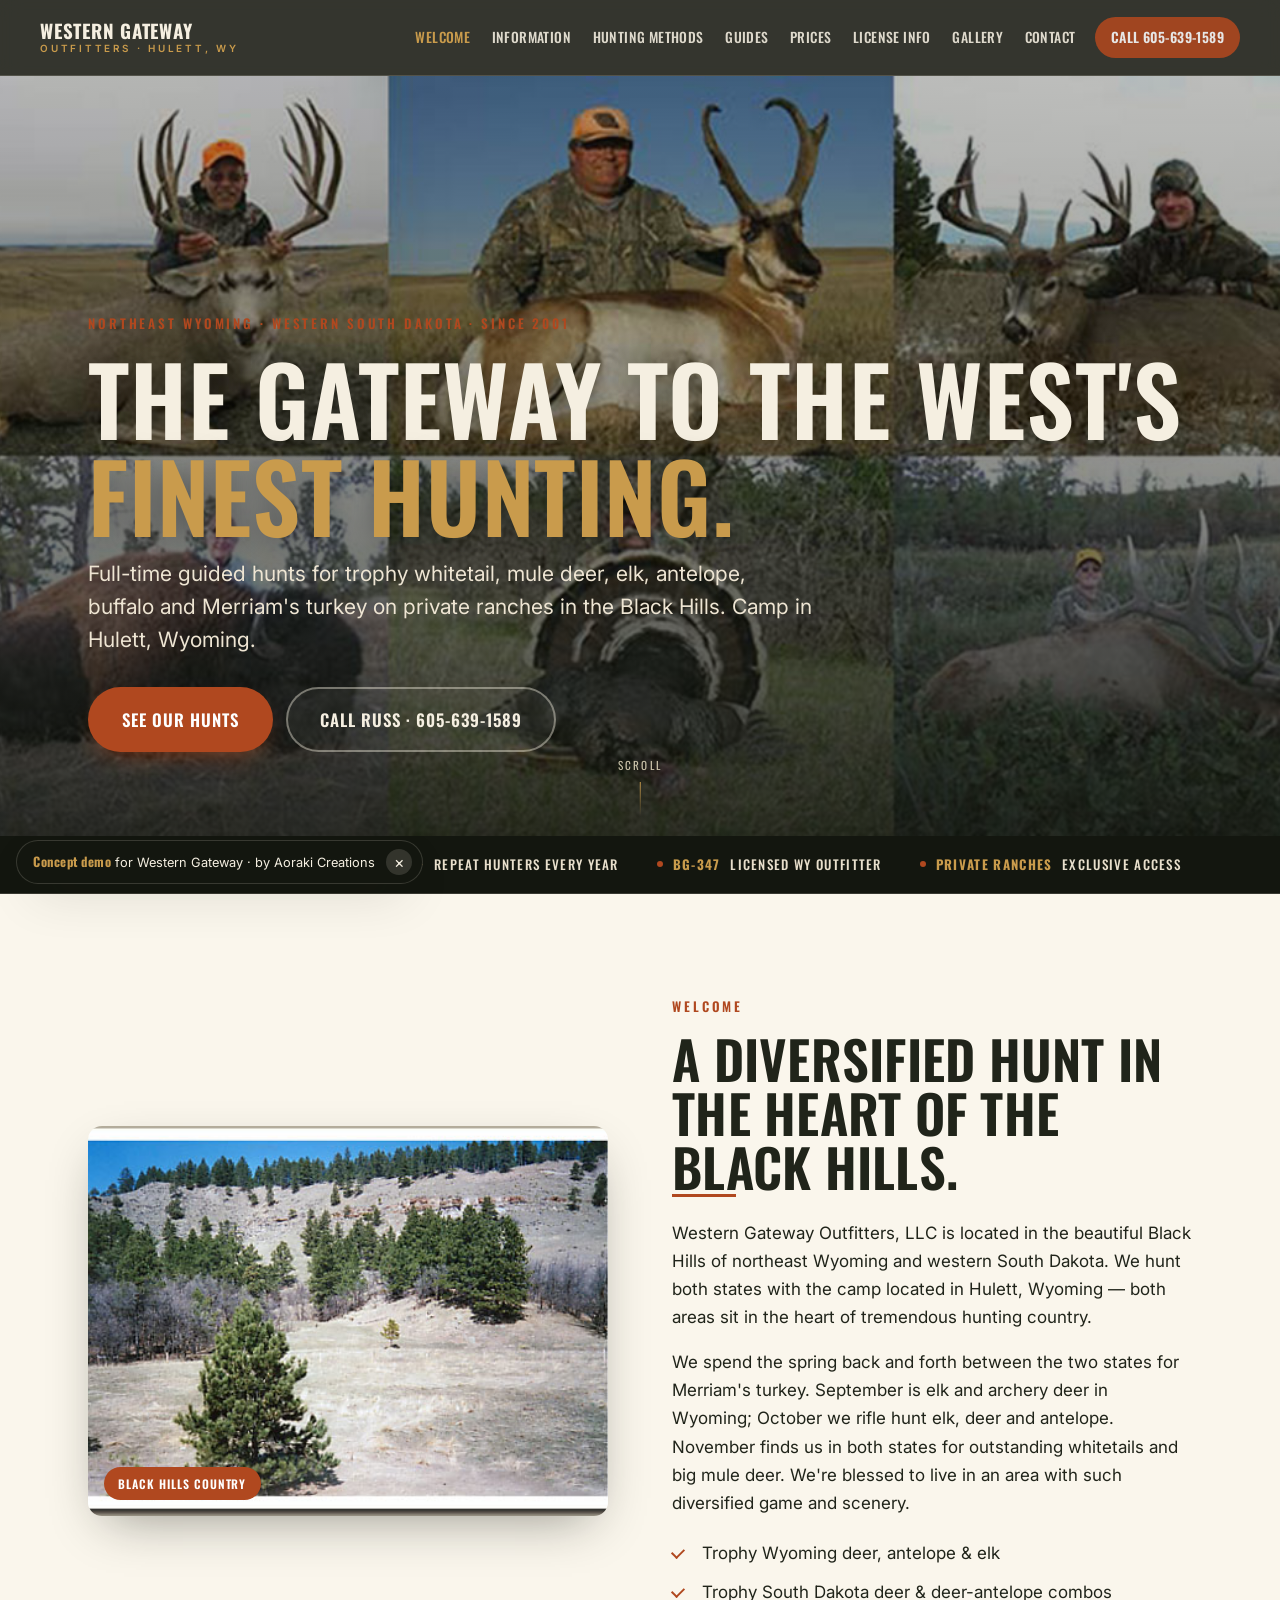
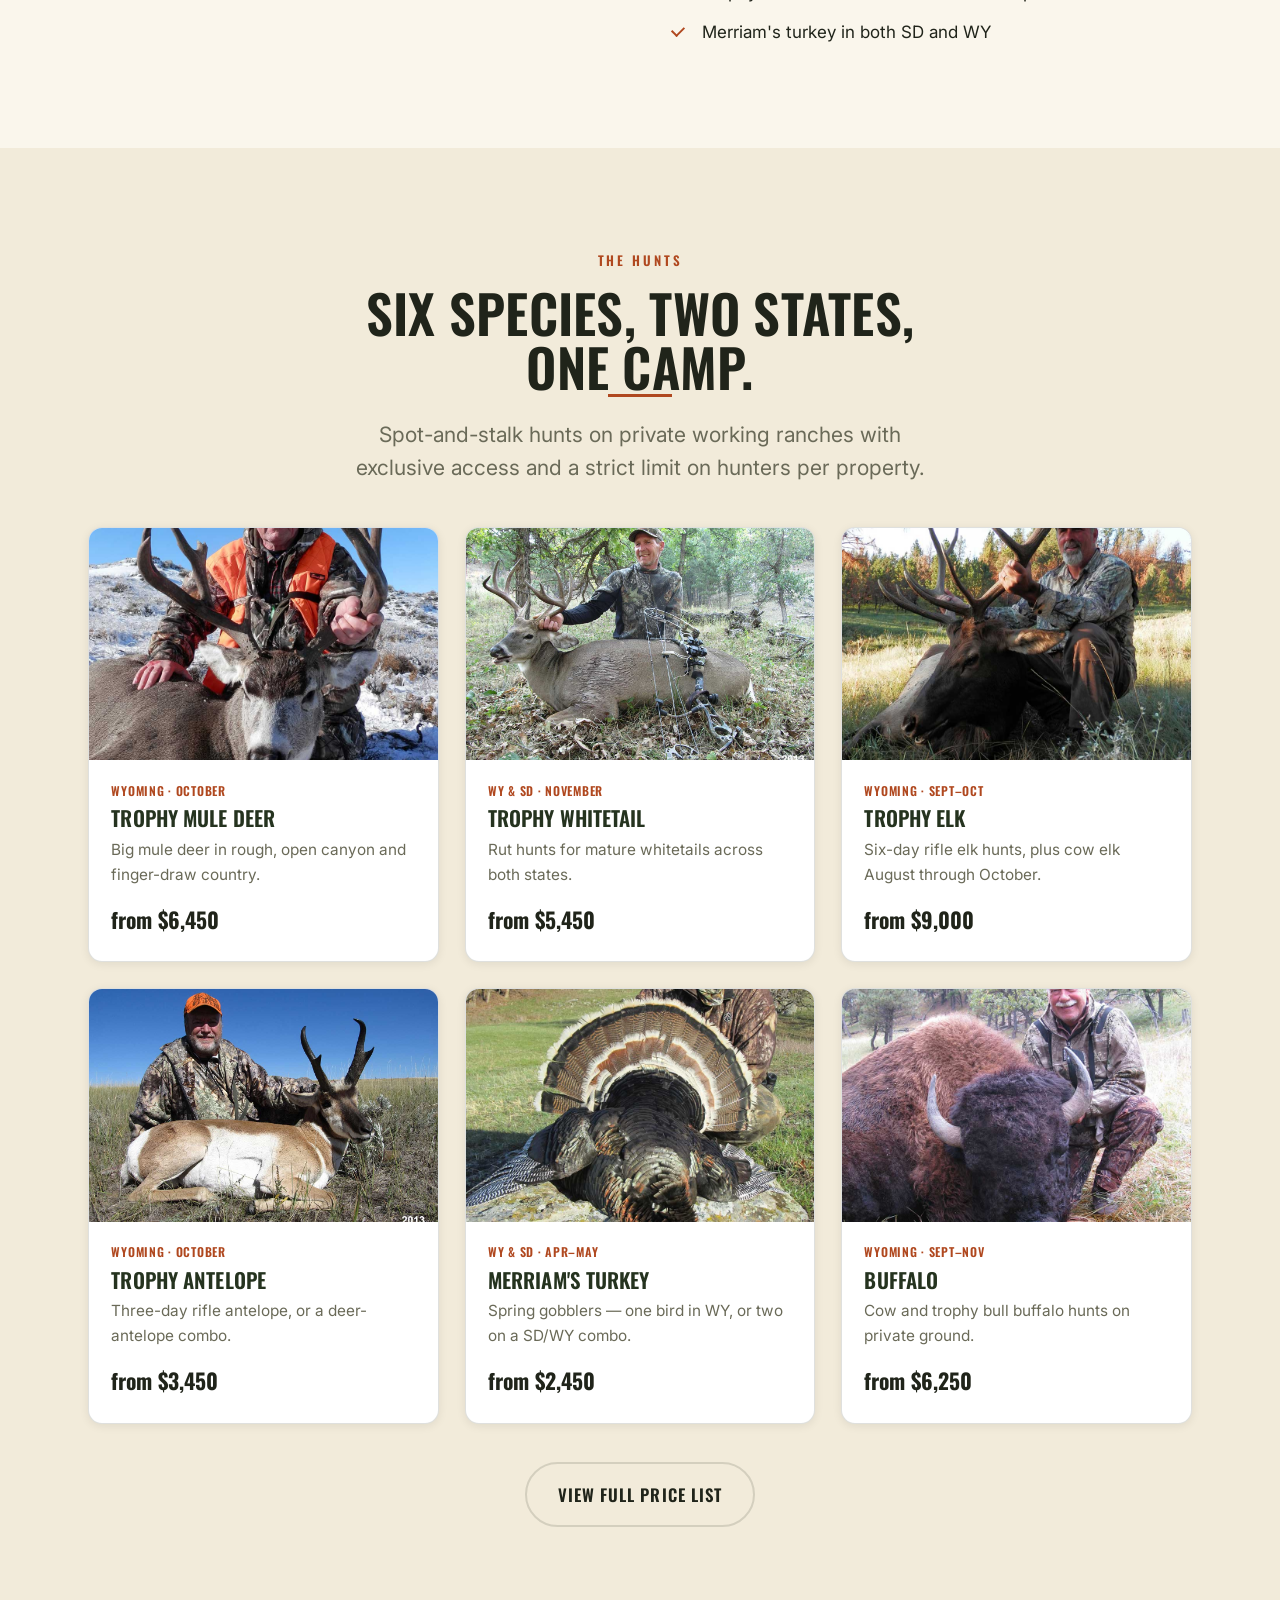
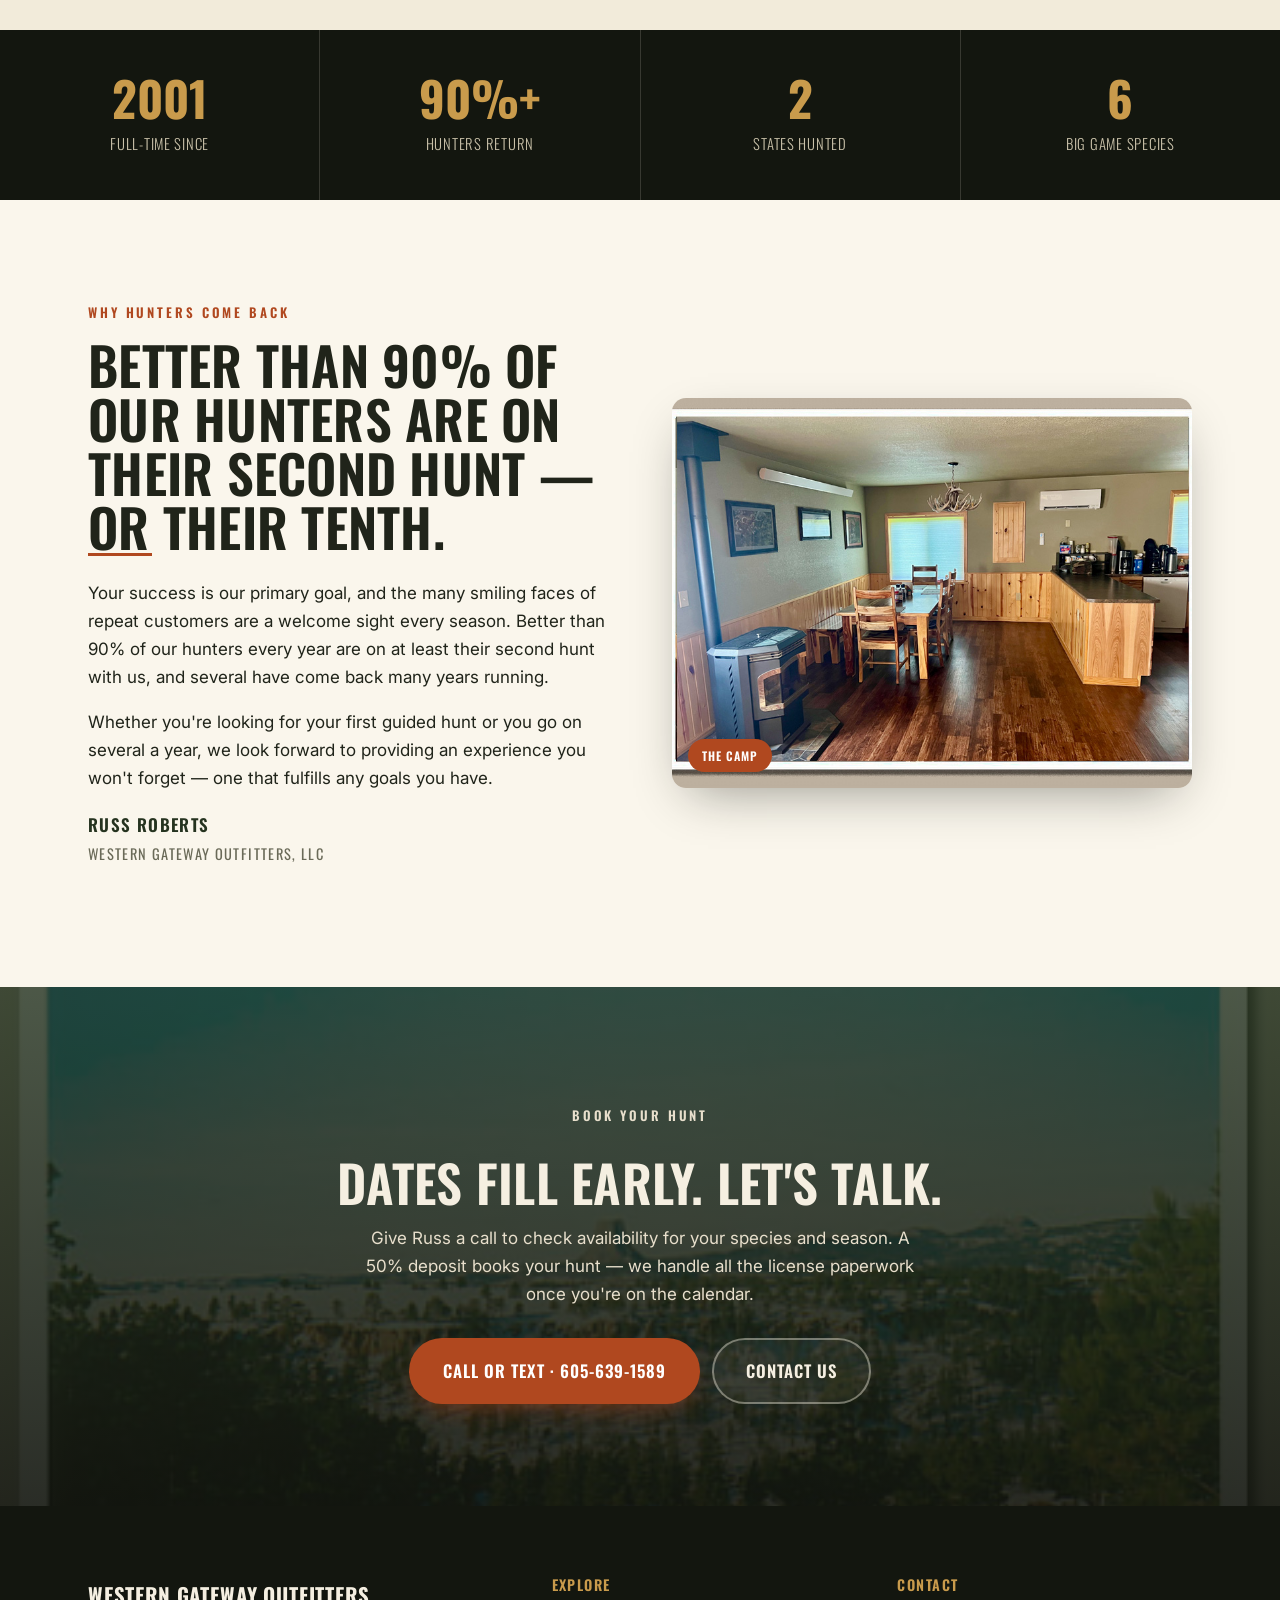
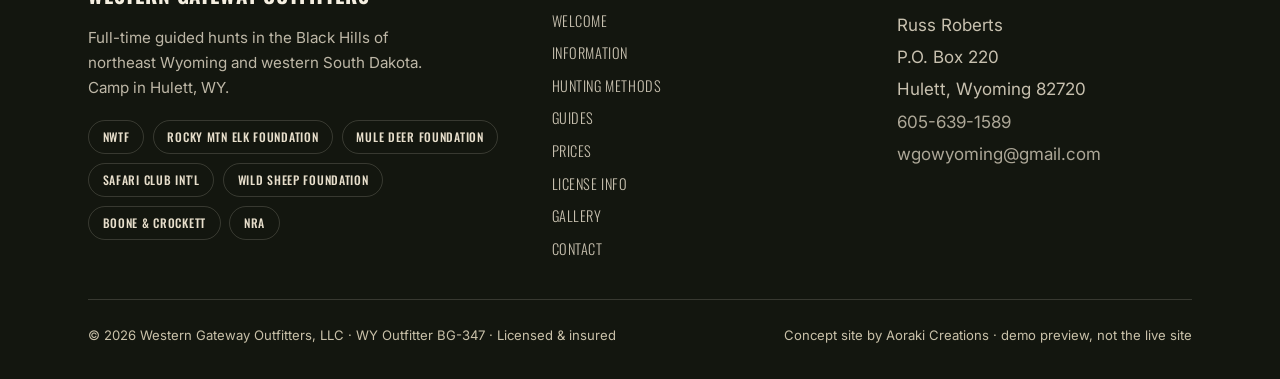
<file: index.html>
<!DOCTYPE html>
<html lang="en">
<head>
<meta charset="utf-8">
<meta name="viewport" content="width=device-width, initial-scale=1">
<meta name="robots" content="noindex, nofollow">
<title>Western Gateway Outfitters | Wyoming &amp; South Dakota Big Game Hunts, Hulett WY</title>
<meta name="description" content="Western Gateway Outfitters, LLC guides trophy whitetail, mule deer, elk, antelope, buffalo and Merriam's turkey hunts on private ranches in the Black Hills of northeast Wyoming and western South Dakota. Full-time outfitter since 2001, camp in Hulett, WY.">
<script>document.documentElement.className+=" js";</script>
<link rel="preconnect" href="https://fonts.googleapis.com">
<link rel="preconnect" href="https://fonts.gstatic.com" crossorigin>
<link href="https://fonts.googleapis.com/css2?family=Oswald:wght@300;400;500;600;700&family=Inter:wght@400;500;600;700&display=swap" rel="stylesheet">
<link rel="stylesheet" href="styles.css">
<link rel="icon" href="data:image/svg+xml,%3Csvg xmlns='http://www.w3.org/2000/svg' viewBox='0 0 32 32'%3E%3Crect width='32' height='32' rx='6' fill='%2325331f'/%3E%3Ctext x='16' y='22' font-family='Arial Narrow,sans-serif' font-size='13' font-weight='700' fill='%23c99b4c' text-anchor='middle'%3EWG%3C/text%3E%3C/svg%3E">
</head>
<body>

<!-- ============ HEADER ============ -->
<header class="site-header">
  <a class="brand" href="index.html">
    <span class="brand__name">Western Gateway</span>
    <span class="brand__sub">Outfitters &middot; Hulett, WY</span>
  </a>
  <button class="nav-toggle" aria-label="Open menu" aria-expanded="false" aria-controls="primary-nav"><span></span><span></span><span></span></button>
  <nav id="primary-nav" class="nav" aria-label="Primary">
    <a href="index.html" aria-current="page">Welcome</a>
    <a href="information.html">Information</a>
    <a href="hunting-methods.html">Hunting Methods</a>
    <a href="guides.html">Guides</a>
    <a href="prices.html">Prices</a>
    <a href="licenses.html">License Info</a>
    <a href="gallery.html">Gallery</a>
    <a href="contact.html">Contact</a>
    <a href="tel:+16056391589" class="nav-call">Call 605-639-1589</a>
  </nav>
</header>
<div class="nav-backdrop"></div>

<!-- ============ HERO ============ -->
<section class="hero">
  <div class="hero__media">
    <img src="assets/hero.jpg" alt="Hunters and a trophy animal in the Black Hills country of Wyoming, Western Gateway Outfitters">
  </div>
  <div class="hero__inner wrap">
    <p class="eyebrow">Northeast Wyoming &middot; Western South Dakota &middot; Since 2001</p>
    <h1>The gateway to the West's<br><span class="accent">finest hunting.</span></h1>
    <p class="lead">Full-time guided hunts for trophy whitetail, mule deer, elk, antelope, buffalo and Merriam's turkey on private ranches in the Black Hills. Camp in Hulett, Wyoming.</p>
    <div class="hero__cta">
      <a class="btn btn--primary btn--lg" href="prices.html">See Our Hunts</a>
      <a class="btn btn--on-dark btn--lg" href="tel:+16056391589">Call Russ &middot; 605-639-1589</a>
    </div>
  </div>
  <a class="hero__scroll" href="#welcome" aria-label="Scroll down"><span>Scroll</span><span class="line"></span></a>
</section>

<!-- ============ TRUST BAR ============ -->
<div class="trust-bar">
  <div class="wrap">
    <span><b>Since 2001</b> Full-time outfitter</span>
    <span><b>90%+</b> Repeat hunters every year</span>
    <span><b>BG-347</b> Licensed WY outfitter</span>
    <span><b>Private ranches</b> Exclusive access</span>
  </div>
</div>

<!-- ============ WELCOME ============ -->
<section id="welcome" class="section bg-paper">
  <div class="wrap split">
    <div class="split__media reveal">
      <img src="assets/terrain/terrain-1.jpg" alt="Black Hills hunting country of northeast Wyoming">
      <span class="tag">Black Hills country</span>
    </div>
    <div class="split__body reveal" data-d="1">
      <p class="eyebrow">Welcome</p>
      <h2 class="h-lg">A diversified hunt in the heart of the Black Hills.</h2>
      <hr class="rule">
      <div class="stack">
        <p>Western Gateway Outfitters, LLC is located in the beautiful Black Hills of northeast Wyoming and western South Dakota. We hunt both states with the camp located in Hulett, Wyoming — both areas sit in the heart of tremendous hunting country.</p>
        <p>We spend the spring back and forth between the two states for Merriam's turkey. September is elk and archery deer in Wyoming; October we rifle hunt elk, deer and antelope. November finds us in both states for outstanding whitetails and big mule deer. We're blessed to live in an area with such diversified game and scenery.</p>
      </div>
      <ul class="ticks">
        <li>Trophy Wyoming deer, antelope &amp; elk</li>
        <li>Trophy South Dakota deer &amp; deer-antelope combos</li>
        <li>Merriam's turkey in both SD and WY</li>
      </ul>
    </div>
  </div>
</section>

<!-- ============ HUNTS ============ -->
<section class="section bg-cream">
  <div class="wrap">
    <div class="center" style="max-width:56ch;margin-inline:auto;margin-bottom:2.6rem">
      <p class="eyebrow">The Hunts</p>
      <h2 class="h-lg">Six species, two states, one camp.</h2>
      <hr class="rule" style="margin-inline:auto">
      <p class="lead">Spot-and-stalk hunts on private working ranches with exclusive access and a strict limit on hunters per property.</p>
    </div>
    <div class="grid grid--3">
      <a class="card reveal" href="prices.html">
        <div class="card__media"><img src="assets/gallery/muledeer/1.jpg" alt="Trophy mule deer" loading="lazy"></div>
        <div class="card__body"><div class="card__meta">Wyoming &middot; October</div><h3>Trophy Mule Deer</h3><p>Big mule deer in rough, open canyon and finger-draw country.</p><div class="card__price">from $6,450</div></div>
      </a>
      <a class="card reveal" data-d="1" href="prices.html">
        <div class="card__media"><img src="assets/gallery/whitetail/1.jpg" alt="Trophy whitetail deer" loading="lazy"></div>
        <div class="card__body"><div class="card__meta">WY &amp; SD &middot; November</div><h3>Trophy Whitetail</h3><p>Rut hunts for mature whitetails across both states.</p><div class="card__price">from $5,450</div></div>
      </a>
      <a class="card reveal" data-d="2" href="prices.html">
        <div class="card__media"><img src="assets/gallery/elk/1.jpg" alt="Trophy elk" loading="lazy"></div>
        <div class="card__body"><div class="card__meta">Wyoming &middot; Sept–Oct</div><h3>Trophy Elk</h3><p>Six-day rifle elk hunts, plus cow elk August through October.</p><div class="card__price">from $9,000</div></div>
      </a>
      <a class="card reveal" href="prices.html">
        <div class="card__media"><img src="assets/gallery/antelope/1.jpg" alt="Trophy antelope" loading="lazy"></div>
        <div class="card__body"><div class="card__meta">Wyoming &middot; October</div><h3>Trophy Antelope</h3><p>Three-day rifle antelope, or a deer-antelope combo.</p><div class="card__price">from $3,450</div></div>
      </a>
      <a class="card reveal" data-d="1" href="prices.html">
        <div class="card__media"><img src="assets/gallery/turkey/1.jpg" alt="Merriam's turkey" loading="lazy"></div>
        <div class="card__body"><div class="card__meta">WY &amp; SD &middot; Apr–May</div><h3>Merriam's Turkey</h3><p>Spring gobblers — one bird in WY, or two on a SD/WY combo.</p><div class="card__price">from $2,450</div></div>
      </a>
      <a class="card reveal" data-d="2" href="prices.html">
        <div class="card__media"><img src="assets/gallery/buffalo/1.jpg" alt="Buffalo hunt" loading="lazy"></div>
        <div class="card__body"><div class="card__meta">Wyoming &middot; Sept–Nov</div><h3>Buffalo</h3><p>Cow and trophy bull buffalo hunts on private ground.</p><div class="card__price">from $6,250</div></div>
      </a>
    </div>
    <div class="center" style="margin-top:2.4rem"><a class="btn btn--ghost btn--lg" href="prices.html">View Full Price List</a></div>
  </div>
</section>

<!-- ============ STAT BAND ============ -->
<section class="bg-ink">
  <div class="stats">
    <div class="stat reveal"><div class="stat__num">2001</div><div class="stat__label">Full-time since</div></div>
    <div class="stat reveal" data-d="1"><div class="stat__num">90%+</div><div class="stat__label">Hunters return</div></div>
    <div class="stat reveal" data-d="2"><div class="stat__num">2</div><div class="stat__label">States hunted</div></div>
    <div class="stat reveal" data-d="3"><div class="stat__num">6</div><div class="stat__label">Big game species</div></div>
  </div>
</section>

<!-- ============ REPEAT-HUNTER STORY ============ -->
<section class="section bg-paper">
  <div class="wrap split split--reverse">
    <div class="split__media reveal">
      <img src="assets/camp/lodge-1.jpg" alt="Western Gateway Outfitters camp near Hulett, Wyoming">
      <span class="tag">The camp</span>
    </div>
    <div class="split__body reveal" data-d="1">
      <p class="eyebrow">Why hunters come back</p>
      <h2 class="h-lg">Better than 90% of our hunters are on their second hunt — or their tenth.</h2>
      <hr class="rule">
      <div class="stack">
        <p>Your success is our primary goal, and the many smiling faces of repeat customers are a welcome sight every season. Better than 90% of our hunters every year are on at least their second hunt with us, and several have come back many years running.</p>
        <p>Whether you're looking for your first guided hunt or you go on several a year, we look forward to providing an experience you won't forget — one that fulfills any goals you have.</p>
        <p style="font-family:var(--display);text-transform:uppercase;letter-spacing:.08em;color:var(--pine);font-weight:600;margin-top:1.2rem">Russ Roberts<br><span style="font-weight:400;font-size:.9rem;color:var(--muted)">Western Gateway Outfitters, LLC</span></p>
      </div>
    </div>
  </div>
</section>

<!-- ============ CTA BAND ============ -->
<section class="cta-band section">
  <div class="cta-band__media"><img src="assets/terrain/terrain-2.jpg" alt=""></div>
  <div class="wrap">
    <p class="eyebrow">Book your hunt</p>
    <h2>Dates fill early. Let's talk.</h2>
    <p>Give Russ a call to check availability for your species and season. A 50% deposit books your hunt — we handle all the license paperwork once you're on the calendar.</p>
    <div class="hero__cta">
      <a class="btn btn--primary btn--lg" href="tel:+16056391589">Call or Text &middot; 605-639-1589</a>
      <a class="btn btn--on-dark btn--lg" href="contact.html">Contact Us</a>
    </div>
  </div>
</section>

<!-- ============ FOOTER ============ -->
<footer class="site-footer">
  <div class="wrap">
    <div class="footer-grid">
      <div class="footer-brand">
        <div class="footer-brand__name">Western Gateway Outfitters</div>
        <p>Full-time guided hunts in the Black Hills of northeast Wyoming and western South Dakota. Camp in Hulett, WY.</p>
        <div class="chips">
          <span class="chip">NWTF</span><span class="chip">Rocky Mtn Elk Foundation</span><span class="chip">Mule Deer Foundation</span><span class="chip">Safari Club Int'l</span><span class="chip">Wild Sheep Foundation</span><span class="chip">Boone &amp; Crockett</span><span class="chip">NRA</span>
        </div>
      </div>
      <div>
        <h4>Explore</h4>
        <ul class="footer-nav">
          <li><a href="index.html">Welcome</a></li>
          <li><a href="information.html">Information</a></li>
          <li><a href="hunting-methods.html">Hunting Methods</a></li>
          <li><a href="guides.html">Guides</a></li>
          <li><a href="prices.html">Prices</a></li>
          <li><a href="licenses.html">License Info</a></li>
          <li><a href="gallery.html">Gallery</a></li>
          <li><a href="contact.html">Contact</a></li>
        </ul>
      </div>
      <div>
        <h4>Contact</h4>
        <p style="opacity:.85;line-height:1.9">Russ Roberts<br>P.O. Box 220<br>Hulett, Wyoming 82720<br><a href="tel:+16056391589">605-639-1589</a><br><a href="mailto:wgowyoming@gmail.com">wgowyoming@gmail.com</a></p>
      </div>
    </div>
    <div class="footer-bottom">
      <span>&copy; <span id="year"></span> Western Gateway Outfitters, LLC &middot; WY Outfitter BG-347 &middot; Licensed &amp; insured</span>
      <span>Concept site by Aoraki Creations &middot; demo preview, not the live site</span>
    </div>
  </div>
</footer>

<div class="demo-badge"><span><b>Concept demo</b> for Western Gateway &middot; by Aoraki Creations</span><button class="demo-badge__x" aria-label="Dismiss">&times;</button></div>
<a class="mobile-call" href="tel:+16056391589">Call or Text &middot; 605-639-1589</a>

<script src="main.js"></script>
</body>
</html>
</file>
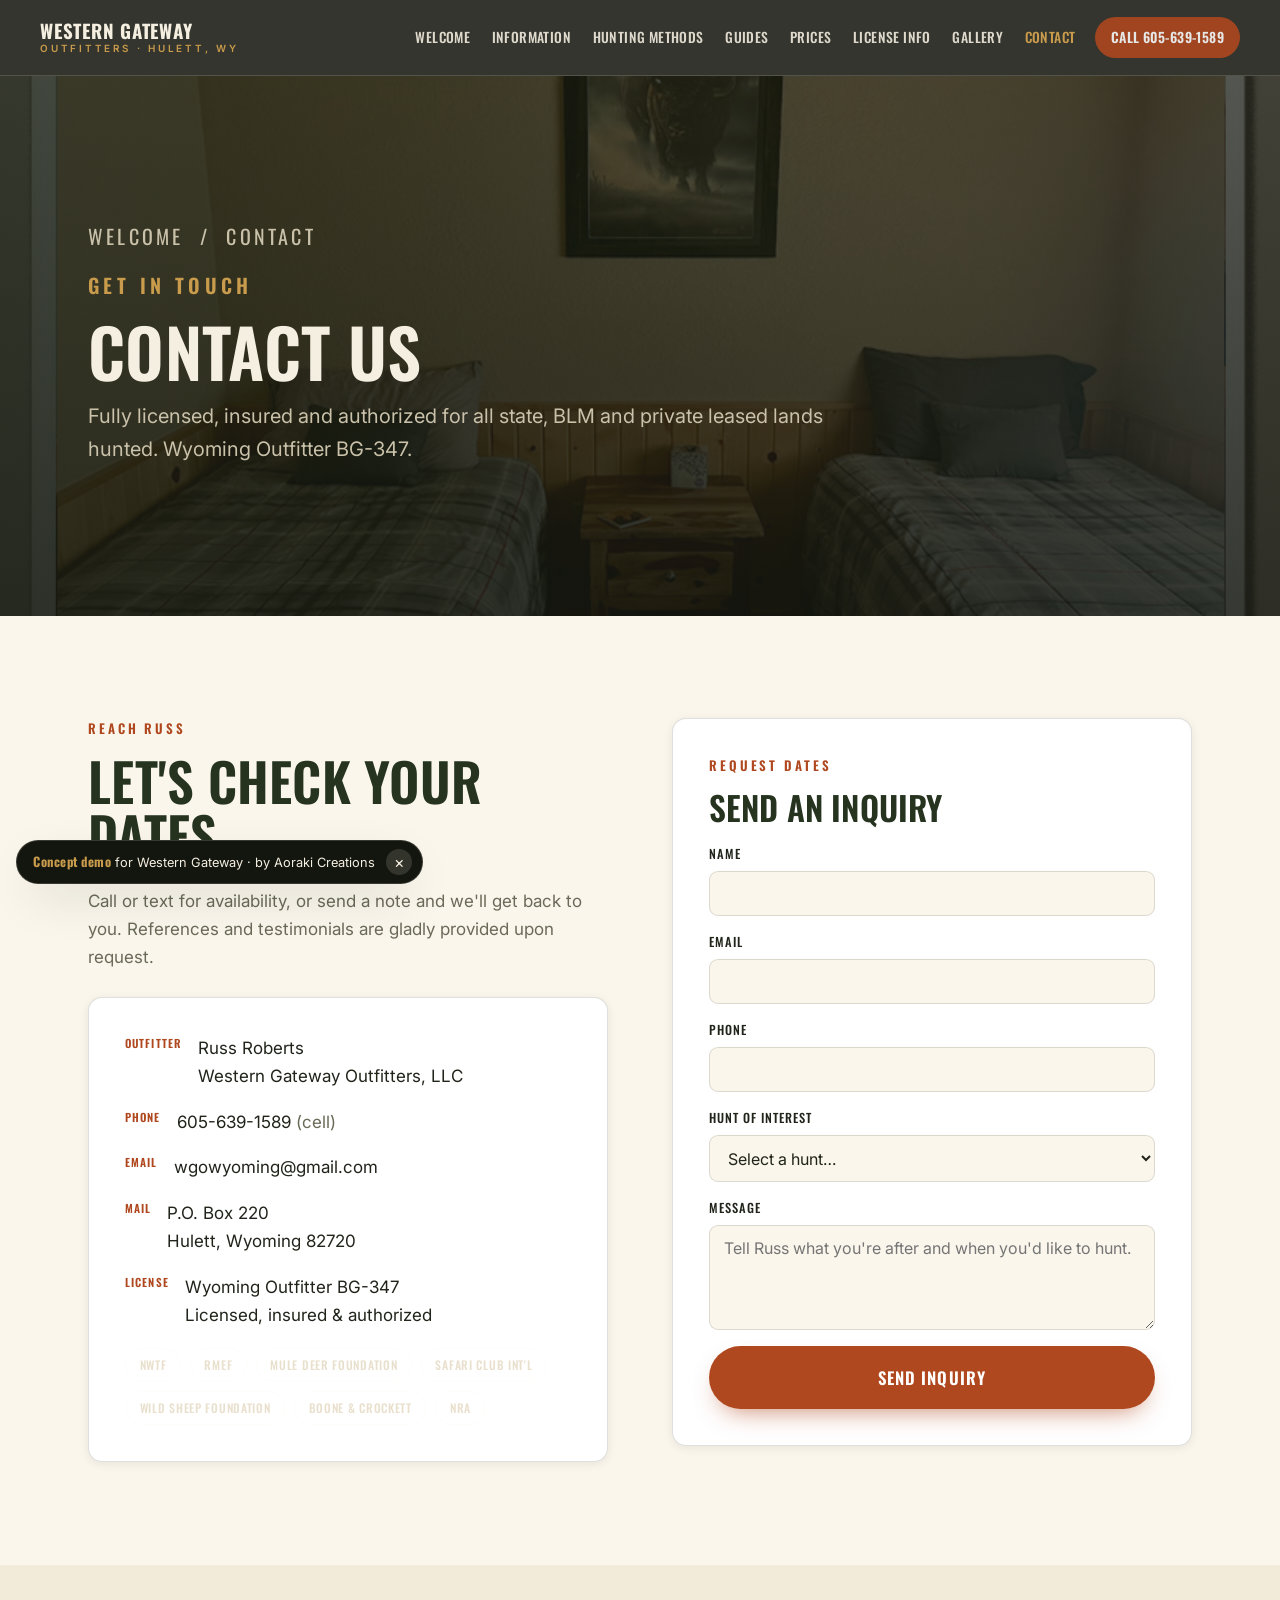
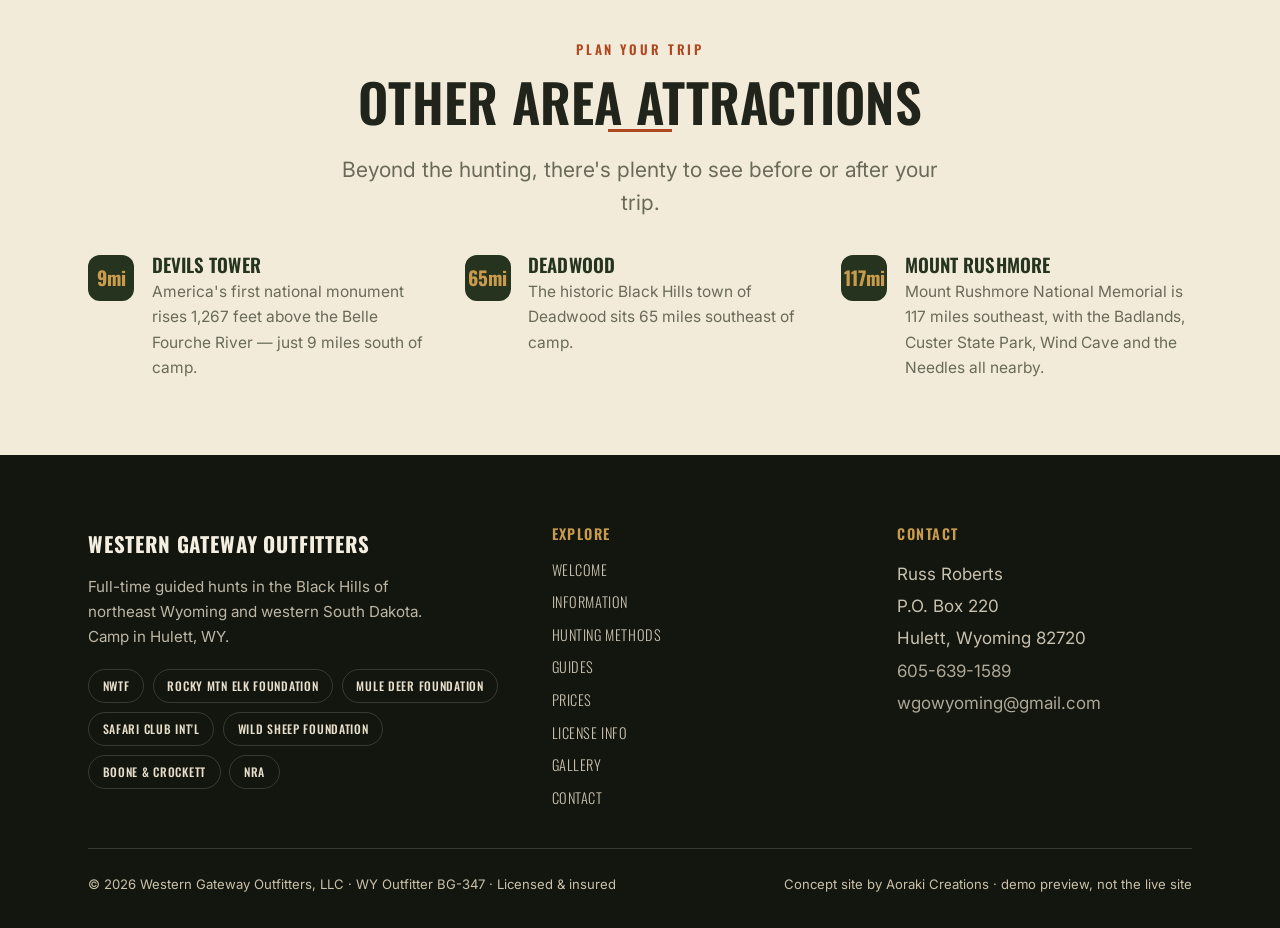
<file: contact.html>
<!DOCTYPE html>
<html lang="en">
<head>
<meta charset="utf-8">
<meta name="viewport" content="width=device-width, initial-scale=1">
<meta name="robots" content="noindex, nofollow">
<title>Contact Us | Western Gateway Outfitters</title>
<meta name="description" content="Contact Russ Roberts at Western Gateway Outfitters in Hulett, Wyoming. Call or text 605-639-1589 to check dates. WY Outfitter BG-347, licensed and insured.">
<script>document.documentElement.className+=" js";</script>
<link rel="preconnect" href="https://fonts.googleapis.com">
<link rel="preconnect" href="https://fonts.gstatic.com" crossorigin>
<link href="https://fonts.googleapis.com/css2?family=Oswald:wght@300;400;500;600;700&family=Inter:wght@400;500;600;700&display=swap" rel="stylesheet">
<link rel="stylesheet" href="styles.css">
<link rel="icon" href="data:image/svg+xml,%3Csvg xmlns='http://www.w3.org/2000/svg' viewBox='0 0 32 32'%3E%3Crect width='32' height='32' rx='6' fill='%2325331f'/%3E%3Ctext x='16' y='22' font-family='Arial Narrow,sans-serif' font-size='13' font-weight='700' fill='%23c99b4c' text-anchor='middle'%3EWG%3C/text%3E%3C/svg%3E">
</head>
<body>
<header class="site-header">
  <a class="brand" href="index.html">
    <span class="brand__name">Western Gateway</span>
    <span class="brand__sub">Outfitters &middot; Hulett, WY</span>
  </a>
  <button class="nav-toggle" aria-label="Open menu" aria-expanded="false" aria-controls="primary-nav"><span></span><span></span><span></span></button>
  <nav id="primary-nav" class="nav" aria-label="Primary">
    <a href="index.html">Welcome</a>
    <a href="information.html">Information</a>
    <a href="hunting-methods.html">Hunting Methods</a>
    <a href="guides.html">Guides</a>
    <a href="prices.html">Prices</a>
    <a href="licenses.html">License Info</a>
    <a href="gallery.html">Gallery</a>
    <a href="contact.html" aria-current="page">Contact</a>
    <a href="tel:+16056391589" class="nav-call">Call 605-639-1589</a>
  </nav>
</header>
<div class="nav-backdrop"></div>
<section class="page-hero">
  <div class="page-hero__media"><img src="assets/camp/camp-3.jpg" alt=""></div>
  <div class="wrap">
    <p class="crumb"><a href="index.html">Welcome</a> &nbsp;/&nbsp; Contact</p>
    <p class="eyebrow">Get In Touch</p>
    <h1>Contact Us</h1>
    <p>Fully licensed, insured and authorized for all state, BLM and private leased lands hunted. Wyoming Outfitter BG-347.</p>
  </div>
</section>

<section class="section bg-paper">
  <div class="wrap">
    <div class="contact-grid">
      <div class="reveal">
        <p class="eyebrow">Reach Russ</p>
        <h2 class="h-lg" style="color:var(--pine)">Let's check your dates.</h2>
        <hr class="rule">
        <p style="color:var(--muted);margin-bottom:1.6rem">Call or text for availability, or send a note and we'll get back to you. References and testimonials are gladly provided upon request.</p>
        <div class="contact-card">
          <ul class="contact-list">
            <li><span class="lbl">Outfitter</span><span>Russ Roberts<br>Western Gateway Outfitters, LLC</span></li>
            <li><span class="lbl">Phone</span><span><a href="tel:+16056391589">605-639-1589</a> <span style="color:var(--muted)">(cell)</span></span></li>
            <li><span class="lbl">Email</span><span><a href="mailto:wgowyoming@gmail.com">wgowyoming@gmail.com</a></span></li>
            <li><span class="lbl">Mail</span><span>P.O. Box 220<br>Hulett, Wyoming 82720</span></li>
            <li><span class="lbl">License</span><span>Wyoming Outfitter BG-347<br>Licensed, insured &amp; authorized</span></li>
          </ul>
          <div class="chips">
            <span class="chip">NWTF</span><span class="chip">RMEF</span><span class="chip">Mule Deer Foundation</span><span class="chip">Safari Club Int'l</span><span class="chip">Wild Sheep Foundation</span><span class="chip">Boone &amp; Crockett</span><span class="chip">NRA</span>
          </div>
        </div>
      </div>
      <div class="reveal" data-d="1">
        <div class="contact-card">
          <p class="eyebrow">Request Dates</p>
          <h3 class="h-md" style="color:var(--pine);margin-bottom:1.2rem">Send an inquiry</h3>
          <form id="inquiry-form" novalidate>
            <div class="form-row"><label for="cf-name">Name</label><input id="cf-name" name="name" type="text" autocomplete="name" required></div>
            <div class="form-row"><label for="cf-email">Email</label><input id="cf-email" name="email" type="email" autocomplete="email" required></div>
            <div class="form-row"><label for="cf-phone">Phone</label><input id="cf-phone" name="phone" type="tel" autocomplete="tel"></div>
            <div class="form-row"><label for="cf-hunt">Hunt of interest</label>
              <select id="cf-hunt" name="hunt">
                <option value="">Select a hunt…</option>
                <option>Merriam's Turkey</option>
                <option>Whitetail Deer</option>
                <option>Mule Deer</option>
                <option>Elk</option>
                <option>Antelope</option>
                <option>Buffalo</option>
                <option>Deer / Antelope Combo</option>
                <option>Not sure yet</option>
              </select>
            </div>
            <div class="form-row"><label for="cf-msg">Message</label><textarea id="cf-msg" name="message" rows="4" placeholder="Tell Russ what you're after and when you'd like to hunt."></textarea></div>
            <button class="btn btn--primary btn--lg" type="submit" style="width:100%">Send Inquiry</button>
            <p class="form-msg" role="status"></p>
          </form>
        </div>
      </div>
    </div>
  </div>
</section>

<section class="section--tight bg-cream">
  <div class="wrap">
    <div class="center" style="max-width:56ch;margin-inline:auto;margin-bottom:2.2rem">
      <p class="eyebrow">Plan Your Trip</p>
      <h2 class="h-lg">Other area attractions</h2>
      <hr class="rule" style="margin-inline:auto">
      <p class="lead">Beyond the hunting, there's plenty to see before or after your trip.</p>
    </div>
    <div class="grid grid--3">
      <div class="feature reveal"><div class="feature__icon">9mi</div><div><h3>Devils Tower</h3><p>America's first national monument rises 1,267 feet above the Belle Fourche River — just 9 miles south of camp.</p></div></div>
      <div class="feature reveal" data-d="1"><div class="feature__icon">65mi</div><div><h3>Deadwood</h3><p>The historic Black Hills town of Deadwood sits 65 miles southeast of camp.</p></div></div>
      <div class="feature reveal" data-d="2"><div class="feature__icon">117mi</div><div><h3>Mount Rushmore</h3><p>Mount Rushmore National Memorial is 117 miles southeast, with the Badlands, Custer State Park, Wind Cave and the Needles all nearby.</p></div></div>
    </div>
  </div>
</section>
<footer class="site-footer">
  <div class="wrap">
    <div class="footer-grid">
      <div class="footer-brand">
        <div class="footer-brand__name">Western Gateway Outfitters</div>
        <p>Full-time guided hunts in the Black Hills of northeast Wyoming and western South Dakota. Camp in Hulett, WY.</p>
        <div class="chips">
          <span class="chip">NWTF</span><span class="chip">Rocky Mtn Elk Foundation</span><span class="chip">Mule Deer Foundation</span><span class="chip">Safari Club Int'l</span><span class="chip">Wild Sheep Foundation</span><span class="chip">Boone &amp; Crockett</span><span class="chip">NRA</span>
        </div>
      </div>
      <div>
        <h4>Explore</h4>
        <ul class="footer-nav">
          <li><a href="index.html">Welcome</a></li>
          <li><a href="information.html">Information</a></li>
          <li><a href="hunting-methods.html">Hunting Methods</a></li>
          <li><a href="guides.html">Guides</a></li>
          <li><a href="prices.html">Prices</a></li>
          <li><a href="licenses.html">License Info</a></li>
          <li><a href="gallery.html">Gallery</a></li>
          <li><a href="contact.html">Contact</a></li>
        </ul>
      </div>
      <div>
        <h4>Contact</h4>
        <p style="opacity:.85;line-height:1.9">Russ Roberts<br>P.O. Box 220<br>Hulett, Wyoming 82720<br><a href="tel:+16056391589">605-639-1589</a><br><a href="mailto:wgowyoming@gmail.com">wgowyoming@gmail.com</a></p>
      </div>
    </div>
    <div class="footer-bottom">
      <span>&copy; <span id="year"></span> Western Gateway Outfitters, LLC &middot; WY Outfitter BG-347 &middot; Licensed &amp; insured</span>
      <span>Concept site by Aoraki Creations &middot; demo preview, not the live site</span>
    </div>
  </div>
</footer>

<div class="demo-badge"><span><b>Concept demo</b> for Western Gateway &middot; by Aoraki Creations</span><button class="demo-badge__x" aria-label="Dismiss">&times;</button></div>
<a class="mobile-call" href="tel:+16056391589">Call or Text &middot; 605-639-1589</a>

<script src="main.js"></script>
</body>
</html>
</file>
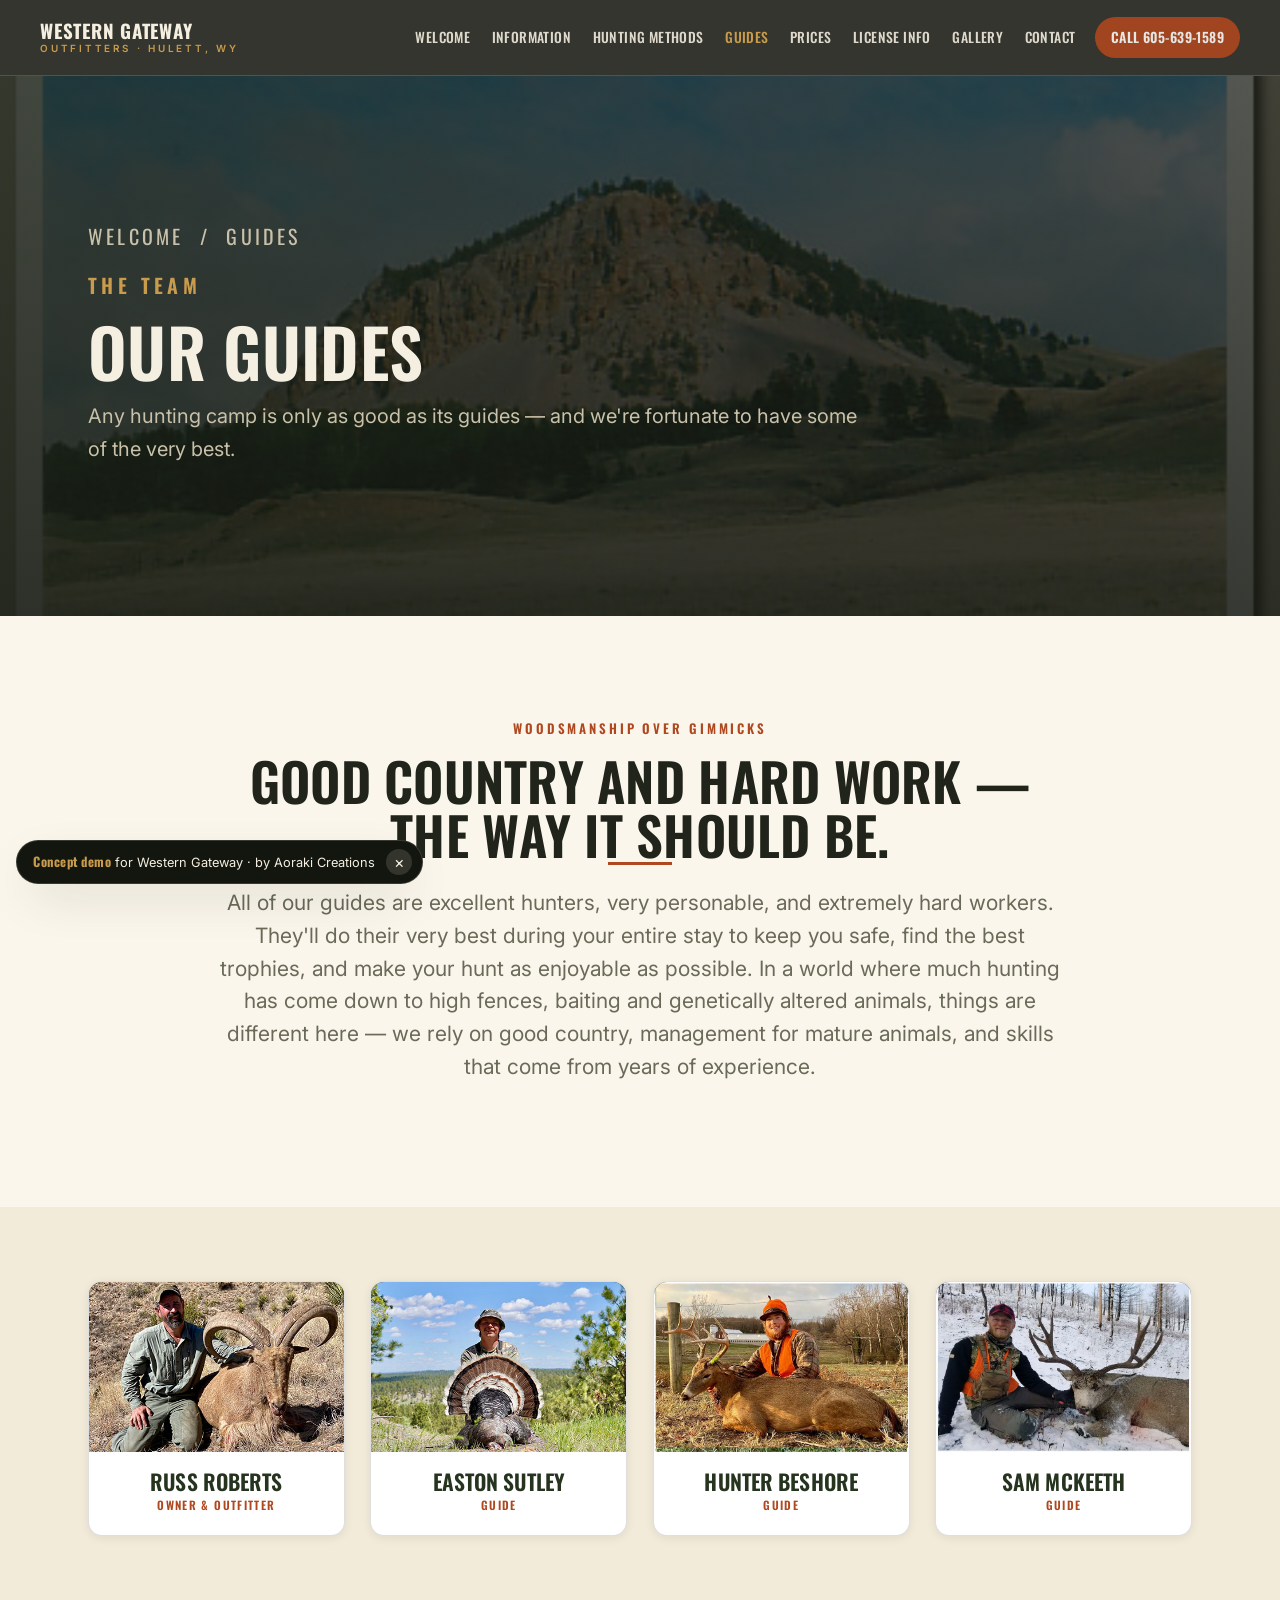
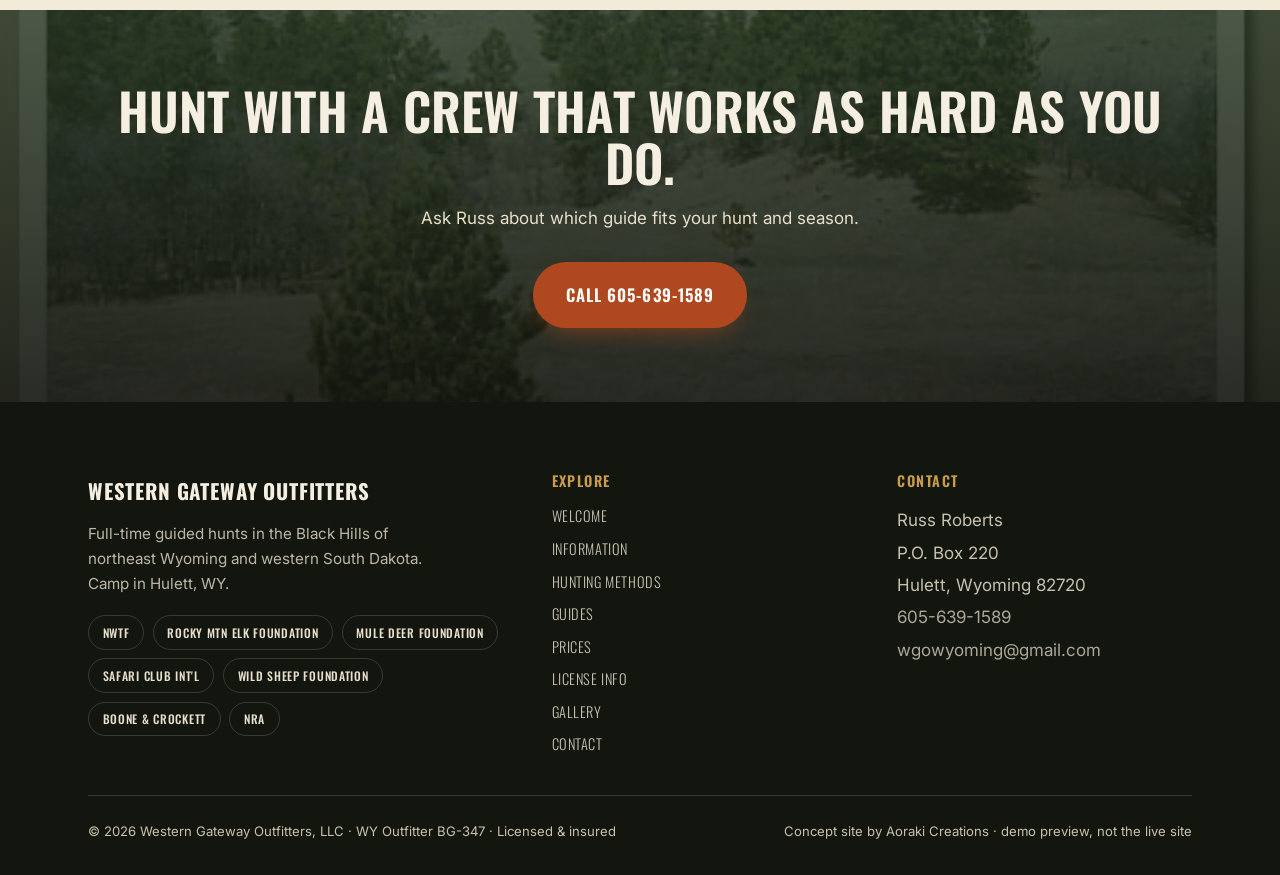
<file: guides.html>
<!DOCTYPE html>
<html lang="en">
<head>
<meta charset="utf-8">
<meta name="viewport" content="width=device-width, initial-scale=1">
<meta name="robots" content="noindex, nofollow">
<title>Our Guides | Western Gateway Outfitters</title>
<meta name="description" content="Meet the Western Gateway Outfitters guide team: Russ Roberts, Easton Sutley, Hunter Beshore and Sam McKeeth.">
<script>document.documentElement.className+=" js";</script>
<link rel="preconnect" href="https://fonts.googleapis.com">
<link rel="preconnect" href="https://fonts.gstatic.com" crossorigin>
<link href="https://fonts.googleapis.com/css2?family=Oswald:wght@300;400;500;600;700&family=Inter:wght@400;500;600;700&display=swap" rel="stylesheet">
<link rel="stylesheet" href="styles.css">
<link rel="icon" href="data:image/svg+xml,%3Csvg xmlns='http://www.w3.org/2000/svg' viewBox='0 0 32 32'%3E%3Crect width='32' height='32' rx='6' fill='%2325331f'/%3E%3Ctext x='16' y='22' font-family='Arial Narrow,sans-serif' font-size='13' font-weight='700' fill='%23c99b4c' text-anchor='middle'%3EWG%3C/text%3E%3C/svg%3E">
</head>
<body>
<header class="site-header">
  <a class="brand" href="index.html">
    <span class="brand__name">Western Gateway</span>
    <span class="brand__sub">Outfitters &middot; Hulett, WY</span>
  </a>
  <button class="nav-toggle" aria-label="Open menu" aria-expanded="false" aria-controls="primary-nav"><span></span><span></span><span></span></button>
  <nav id="primary-nav" class="nav" aria-label="Primary">
    <a href="index.html">Welcome</a>
    <a href="information.html">Information</a>
    <a href="hunting-methods.html">Hunting Methods</a>
    <a href="guides.html" aria-current="page">Guides</a>
    <a href="prices.html">Prices</a>
    <a href="licenses.html">License Info</a>
    <a href="gallery.html">Gallery</a>
    <a href="contact.html">Contact</a>
    <a href="tel:+16056391589" class="nav-call">Call 605-639-1589</a>
  </nav>
</header>
<div class="nav-backdrop"></div>
<section class="page-hero">
  <div class="page-hero__media"><img src="assets/terrain/terrain-4.jpg" alt=""></div>
  <div class="wrap">
    <p class="crumb"><a href="index.html">Welcome</a> &nbsp;/&nbsp; Guides</p>
    <p class="eyebrow">The Team</p>
    <h1>Our Guides</h1>
    <p>Any hunting camp is only as good as its guides — and we're fortunate to have some of the very best.</p>
  </div>
</section>

<section class="section bg-paper">
  <div class="wrap wrap--narrow center reveal">
    <p class="eyebrow">Woodsmanship over gimmicks</p>
    <h2 class="h-lg">Good country and hard work — the way it should be.</h2>
    <hr class="rule" style="margin-inline:auto">
    <p class="lead" style="max-width:66ch;margin-inline:auto">All of our guides are excellent hunters, very personable, and extremely hard workers. They'll do their very best during your entire stay to keep you safe, find the best trophies, and make your hunt as enjoyable as possible. In a world where much hunting has come down to high fences, baiting and genetically altered animals, things are different here — we rely on good country, management for mature animals, and skills that come from years of experience.</p>
  </div>
</section>

<section class="section--tight bg-cream">
  <div class="wrap">
    <div class="grid grid--4">
      <div class="guide reveal"><div class="guide__media"><img src="assets/guides/russ.jpg" alt="Russ Roberts"></div><div class="guide__body"><h3>Russ Roberts</h3><div class="guide__role">Owner &amp; Outfitter</div></div></div>
      <div class="guide reveal" data-d="1"><div class="guide__media"><img src="assets/guides/easton.jpg" alt="Easton Sutley"></div><div class="guide__body"><h3>Easton Sutley</h3><div class="guide__role">Guide</div></div></div>
      <div class="guide reveal" data-d="2"><div class="guide__media"><img src="assets/guides/hunter.jpg" alt="Hunter Beshore"></div><div class="guide__body"><h3>Hunter Beshore</h3><div class="guide__role">Guide</div></div></div>
      <div class="guide reveal" data-d="3"><div class="guide__media"><img src="assets/guides/sam.jpg" alt="Sam McKeeth"></div><div class="guide__body"><h3>Sam McKeeth</h3><div class="guide__role">Guide</div></div></div>
    </div>
  </div>
</section>

<section class="cta-band section--tight">
  <div class="cta-band__media"><img src="assets/terrain/terrain-1.jpg" alt=""></div>
  <div class="wrap">
    <h2>Hunt with a crew that works as hard as you do.</h2>
    <p>Ask Russ about which guide fits your hunt and season.</p>
    <div class="hero__cta"><a class="btn btn--primary btn--lg" href="tel:+16056391589">Call 605-639-1589</a></div>
  </div>
</section>
<footer class="site-footer">
  <div class="wrap">
    <div class="footer-grid">
      <div class="footer-brand">
        <div class="footer-brand__name">Western Gateway Outfitters</div>
        <p>Full-time guided hunts in the Black Hills of northeast Wyoming and western South Dakota. Camp in Hulett, WY.</p>
        <div class="chips">
          <span class="chip">NWTF</span><span class="chip">Rocky Mtn Elk Foundation</span><span class="chip">Mule Deer Foundation</span><span class="chip">Safari Club Int'l</span><span class="chip">Wild Sheep Foundation</span><span class="chip">Boone &amp; Crockett</span><span class="chip">NRA</span>
        </div>
      </div>
      <div>
        <h4>Explore</h4>
        <ul class="footer-nav">
          <li><a href="index.html">Welcome</a></li>
          <li><a href="information.html">Information</a></li>
          <li><a href="hunting-methods.html">Hunting Methods</a></li>
          <li><a href="guides.html">Guides</a></li>
          <li><a href="prices.html">Prices</a></li>
          <li><a href="licenses.html">License Info</a></li>
          <li><a href="gallery.html">Gallery</a></li>
          <li><a href="contact.html">Contact</a></li>
        </ul>
      </div>
      <div>
        <h4>Contact</h4>
        <p style="opacity:.85;line-height:1.9">Russ Roberts<br>P.O. Box 220<br>Hulett, Wyoming 82720<br><a href="tel:+16056391589">605-639-1589</a><br><a href="mailto:wgowyoming@gmail.com">wgowyoming@gmail.com</a></p>
      </div>
    </div>
    <div class="footer-bottom">
      <span>&copy; <span id="year"></span> Western Gateway Outfitters, LLC &middot; WY Outfitter BG-347 &middot; Licensed &amp; insured</span>
      <span>Concept site by Aoraki Creations &middot; demo preview, not the live site</span>
    </div>
  </div>
</footer>

<div class="demo-badge"><span><b>Concept demo</b> for Western Gateway &middot; by Aoraki Creations</span><button class="demo-badge__x" aria-label="Dismiss">&times;</button></div>
<a class="mobile-call" href="tel:+16056391589">Call or Text &middot; 605-639-1589</a>

<script src="main.js"></script>
</body>
</html>
</file>
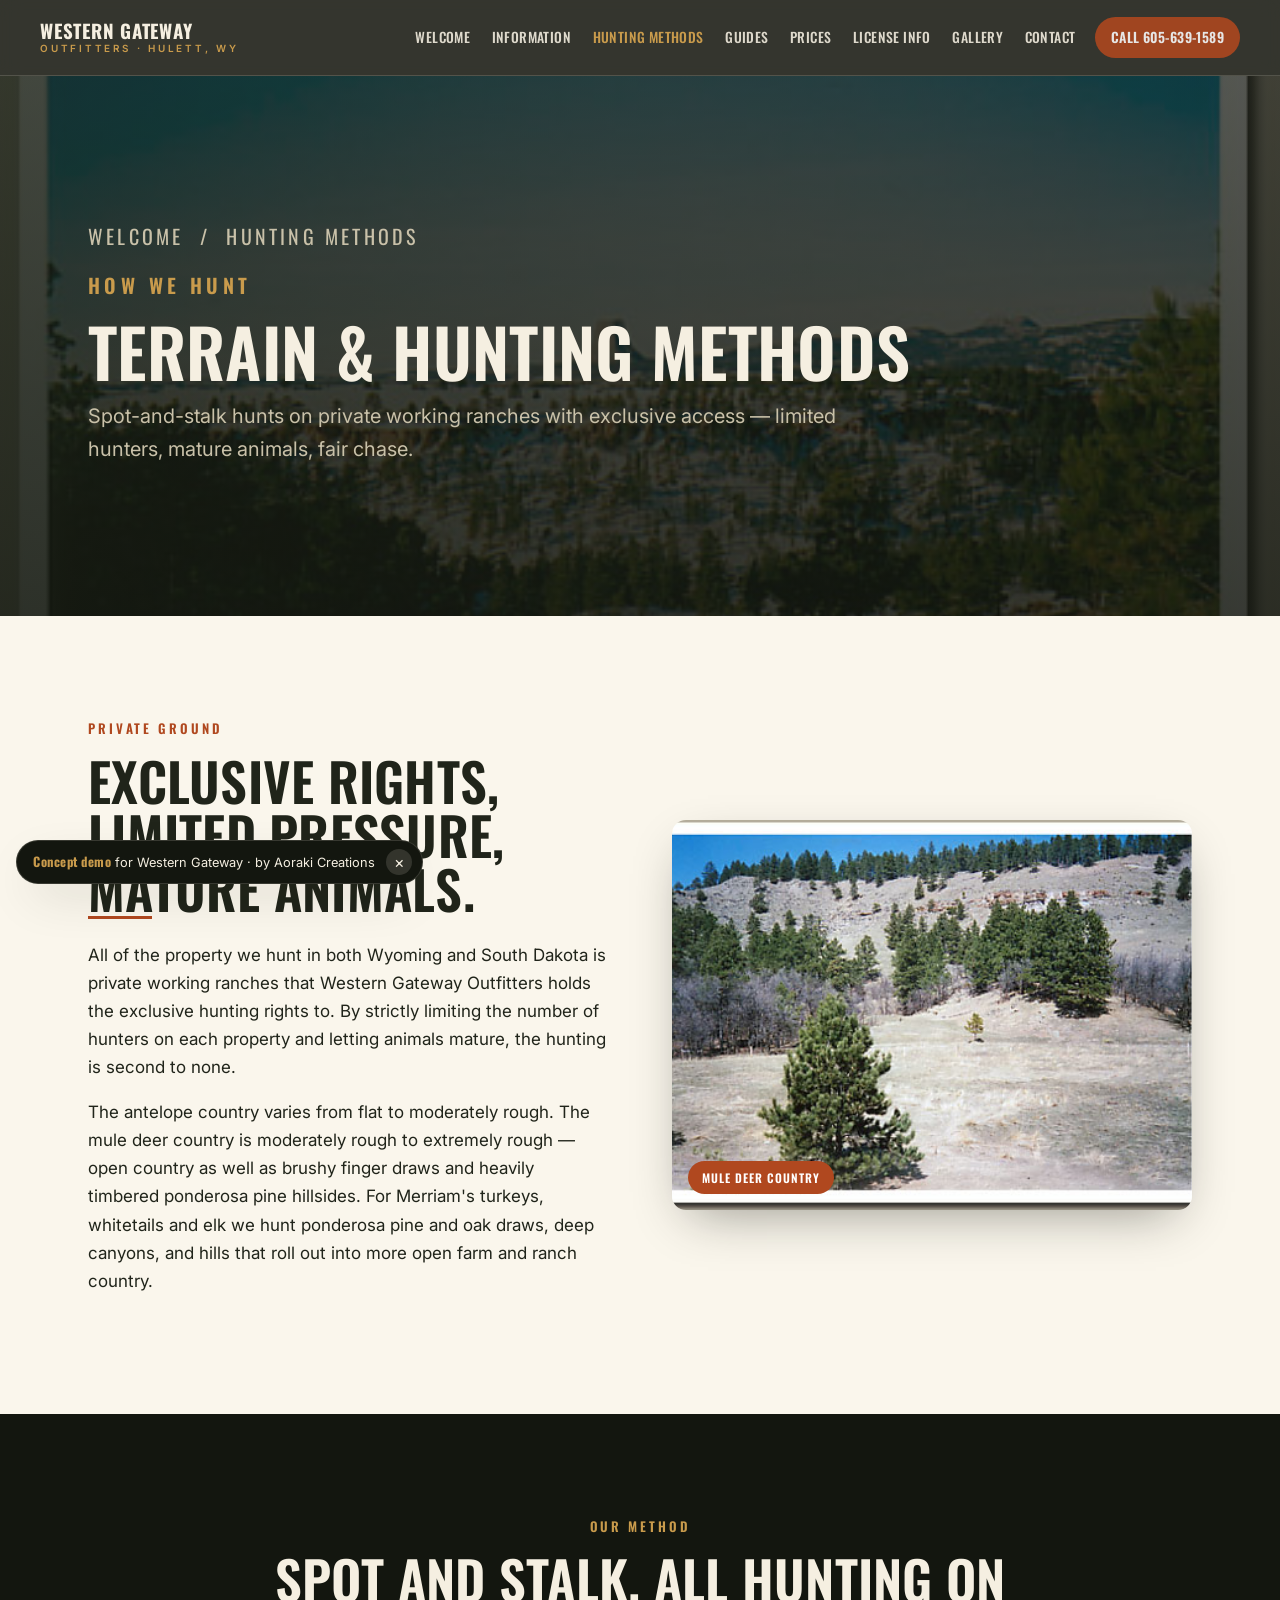
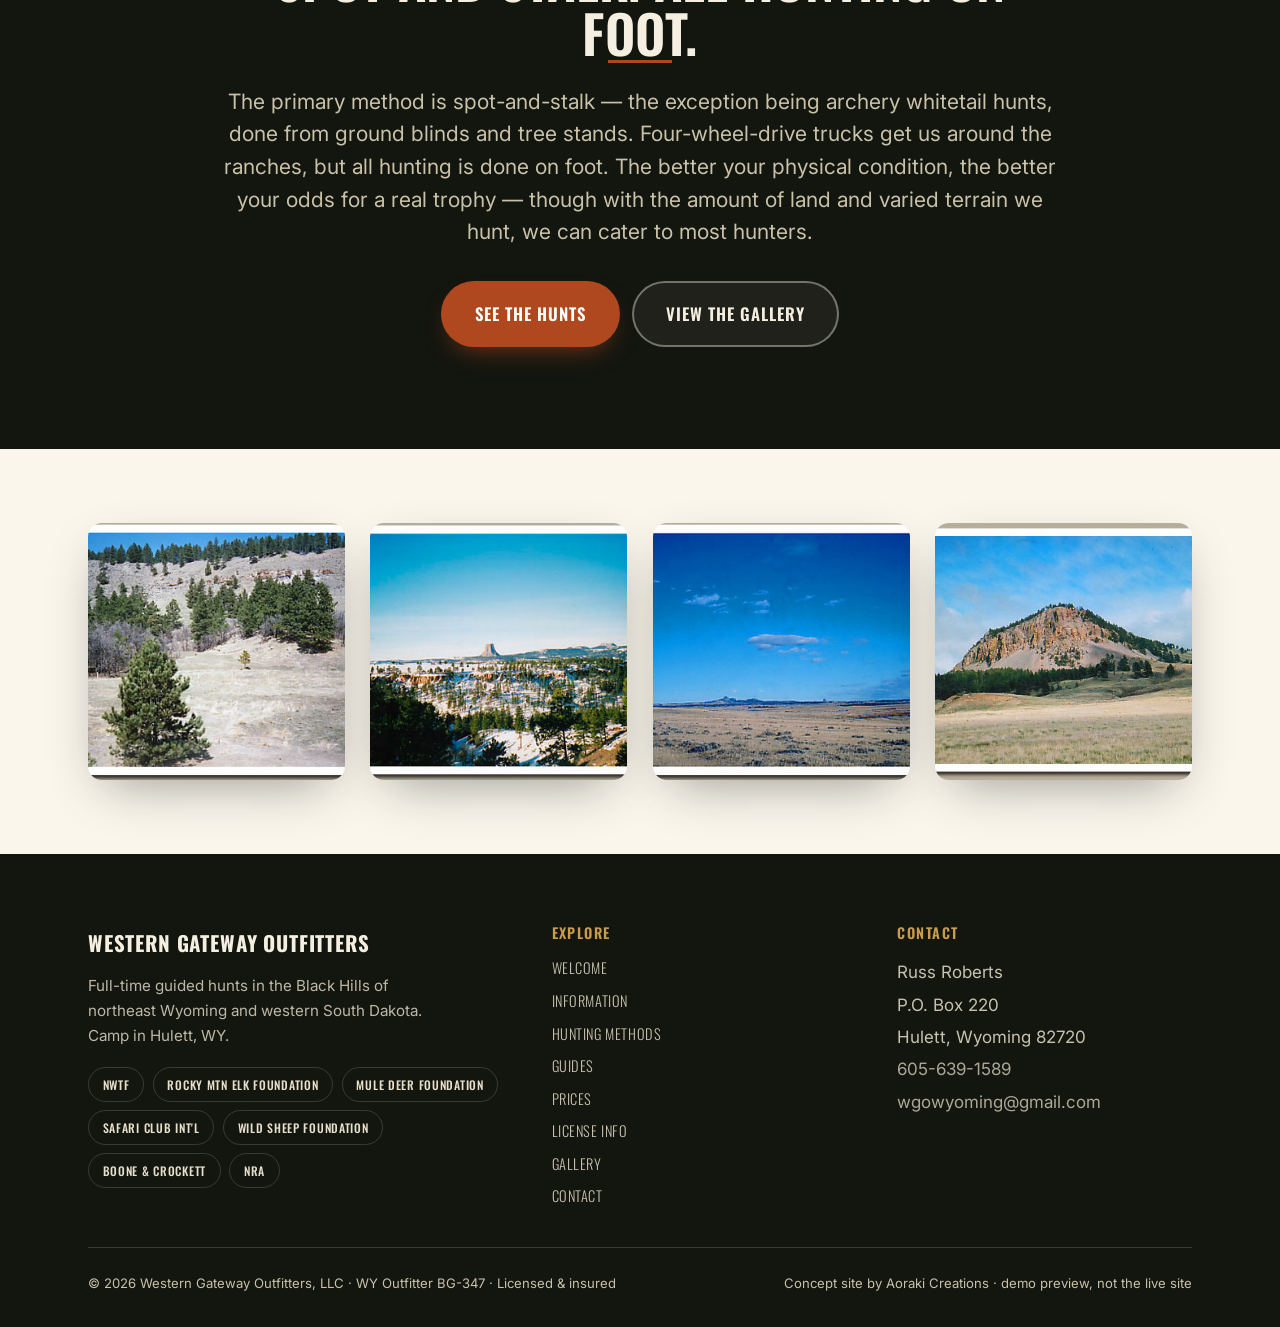
<file: hunting-methods.html>
<!DOCTYPE html>
<html lang="en">
<head>
<meta charset="utf-8">
<meta name="viewport" content="width=device-width, initial-scale=1">
<meta name="robots" content="noindex, nofollow">
<title>Terrain &amp; Hunting Methods | Western Gateway Outfitters</title>
<meta name="description" content="Spot-and-stalk hunts on private working ranches in Wyoming and South Dakota. Limited hunters, mature animals, exclusive access, fair chase.">
<script>document.documentElement.className+=" js";</script>
<link rel="preconnect" href="https://fonts.googleapis.com">
<link rel="preconnect" href="https://fonts.gstatic.com" crossorigin>
<link href="https://fonts.googleapis.com/css2?family=Oswald:wght@300;400;500;600;700&family=Inter:wght@400;500;600;700&display=swap" rel="stylesheet">
<link rel="stylesheet" href="styles.css">
<link rel="icon" href="data:image/svg+xml,%3Csvg xmlns='http://www.w3.org/2000/svg' viewBox='0 0 32 32'%3E%3Crect width='32' height='32' rx='6' fill='%2325331f'/%3E%3Ctext x='16' y='22' font-family='Arial Narrow,sans-serif' font-size='13' font-weight='700' fill='%23c99b4c' text-anchor='middle'%3EWG%3C/text%3E%3C/svg%3E">
</head>
<body>
<header class="site-header">
  <a class="brand" href="index.html">
    <span class="brand__name">Western Gateway</span>
    <span class="brand__sub">Outfitters &middot; Hulett, WY</span>
  </a>
  <button class="nav-toggle" aria-label="Open menu" aria-expanded="false" aria-controls="primary-nav"><span></span><span></span><span></span></button>
  <nav id="primary-nav" class="nav" aria-label="Primary">
    <a href="index.html">Welcome</a>
    <a href="information.html">Information</a>
    <a href="hunting-methods.html" aria-current="page">Hunting Methods</a>
    <a href="guides.html">Guides</a>
    <a href="prices.html">Prices</a>
    <a href="licenses.html">License Info</a>
    <a href="gallery.html">Gallery</a>
    <a href="contact.html">Contact</a>
    <a href="tel:+16056391589" class="nav-call">Call 605-639-1589</a>
  </nav>
</header>
<div class="nav-backdrop"></div>
<section class="page-hero">
  <div class="page-hero__media"><img src="assets/terrain/terrain-2.jpg" alt=""></div>
  <div class="wrap">
    <p class="crumb"><a href="index.html">Welcome</a> &nbsp;/&nbsp; Hunting Methods</p>
    <p class="eyebrow">How We Hunt</p>
    <h1>Terrain &amp; Hunting Methods</h1>
    <p>Spot-and-stalk hunts on private working ranches with exclusive access — limited hunters, mature animals, fair chase.</p>
  </div>
</section>

<section class="section bg-paper">
  <div class="wrap split">
    <div class="split__body reveal">
      <p class="eyebrow">Private Ground</p>
      <h2 class="h-lg">Exclusive rights, limited pressure, mature animals.</h2>
      <hr class="rule">
      <div class="stack">
        <p>All of the property we hunt in both Wyoming and South Dakota is private working ranches that Western Gateway Outfitters holds the exclusive hunting rights to. By strictly limiting the number of hunters on each property and letting animals mature, the hunting is second to none.</p>
        <p>The antelope country varies from flat to moderately rough. The mule deer country is moderately rough to extremely rough — open country as well as brushy finger draws and heavily timbered ponderosa pine hillsides. For Merriam's turkeys, whitetails and elk we hunt ponderosa pine and oak draws, deep canyons, and hills that roll out into more open farm and ranch country.</p>
      </div>
    </div>
    <div class="split__media reveal" data-d="1">
      <img src="assets/terrain/terrain-1.jpg" alt="Rough mule deer country of the Black Hills">
      <span class="tag">Mule deer country</span>
    </div>
  </div>
</section>

<section class="section bg-ink">
  <div class="wrap wrap--narrow center">
    <p class="eyebrow">Our Method</p>
    <h2 class="h-lg" style="color:var(--cream)">Spot and stalk. All hunting on foot.</h2>
    <hr class="rule" style="margin-inline:auto">
    <p class="lead" style="max-width:64ch;margin-inline:auto">The primary method is spot-and-stalk — the exception being archery whitetail hunts, done from ground blinds and tree stands. Four-wheel-drive trucks get us around the ranches, but all hunting is done on foot. The better your physical condition, the better your odds for a real trophy — though with the amount of land and varied terrain we hunt, we can cater to most hunters.</p>
    <div class="hero__cta" style="justify-content:center;margin-top:2rem">
      <a class="btn btn--primary btn--lg" href="prices.html">See the Hunts</a>
      <a class="btn btn--on-dark btn--lg" href="gallery.html">View the Gallery</a>
    </div>
  </div>
</section>

<section class="section--tight bg-paper">
  <div class="wrap">
    <div class="grid grid--4">
      <div class="split__media reveal"><img src="assets/terrain/terrain-1.jpg" alt="Terrain" style="aspect-ratio:1/1"></div>
      <div class="split__media reveal" data-d="1"><img src="assets/terrain/terrain-2.jpg" alt="Terrain" style="aspect-ratio:1/1"></div>
      <div class="split__media reveal" data-d="2"><img src="assets/terrain/terrain-3.jpg" alt="Terrain" style="aspect-ratio:1/1"></div>
      <div class="split__media reveal" data-d="3"><img src="assets/terrain/terrain-4.jpg" alt="Terrain" style="aspect-ratio:1/1"></div>
    </div>
  </div>
</section>
<footer class="site-footer">
  <div class="wrap">
    <div class="footer-grid">
      <div class="footer-brand">
        <div class="footer-brand__name">Western Gateway Outfitters</div>
        <p>Full-time guided hunts in the Black Hills of northeast Wyoming and western South Dakota. Camp in Hulett, WY.</p>
        <div class="chips">
          <span class="chip">NWTF</span><span class="chip">Rocky Mtn Elk Foundation</span><span class="chip">Mule Deer Foundation</span><span class="chip">Safari Club Int'l</span><span class="chip">Wild Sheep Foundation</span><span class="chip">Boone &amp; Crockett</span><span class="chip">NRA</span>
        </div>
      </div>
      <div>
        <h4>Explore</h4>
        <ul class="footer-nav">
          <li><a href="index.html">Welcome</a></li>
          <li><a href="information.html">Information</a></li>
          <li><a href="hunting-methods.html">Hunting Methods</a></li>
          <li><a href="guides.html">Guides</a></li>
          <li><a href="prices.html">Prices</a></li>
          <li><a href="licenses.html">License Info</a></li>
          <li><a href="gallery.html">Gallery</a></li>
          <li><a href="contact.html">Contact</a></li>
        </ul>
      </div>
      <div>
        <h4>Contact</h4>
        <p style="opacity:.85;line-height:1.9">Russ Roberts<br>P.O. Box 220<br>Hulett, Wyoming 82720<br><a href="tel:+16056391589">605-639-1589</a><br><a href="mailto:wgowyoming@gmail.com">wgowyoming@gmail.com</a></p>
      </div>
    </div>
    <div class="footer-bottom">
      <span>&copy; <span id="year"></span> Western Gateway Outfitters, LLC &middot; WY Outfitter BG-347 &middot; Licensed &amp; insured</span>
      <span>Concept site by Aoraki Creations &middot; demo preview, not the live site</span>
    </div>
  </div>
</footer>

<div class="demo-badge"><span><b>Concept demo</b> for Western Gateway &middot; by Aoraki Creations</span><button class="demo-badge__x" aria-label="Dismiss">&times;</button></div>
<a class="mobile-call" href="tel:+16056391589">Call or Text &middot; 605-639-1589</a>

<script src="main.js"></script>
</body>
</html>
</file>
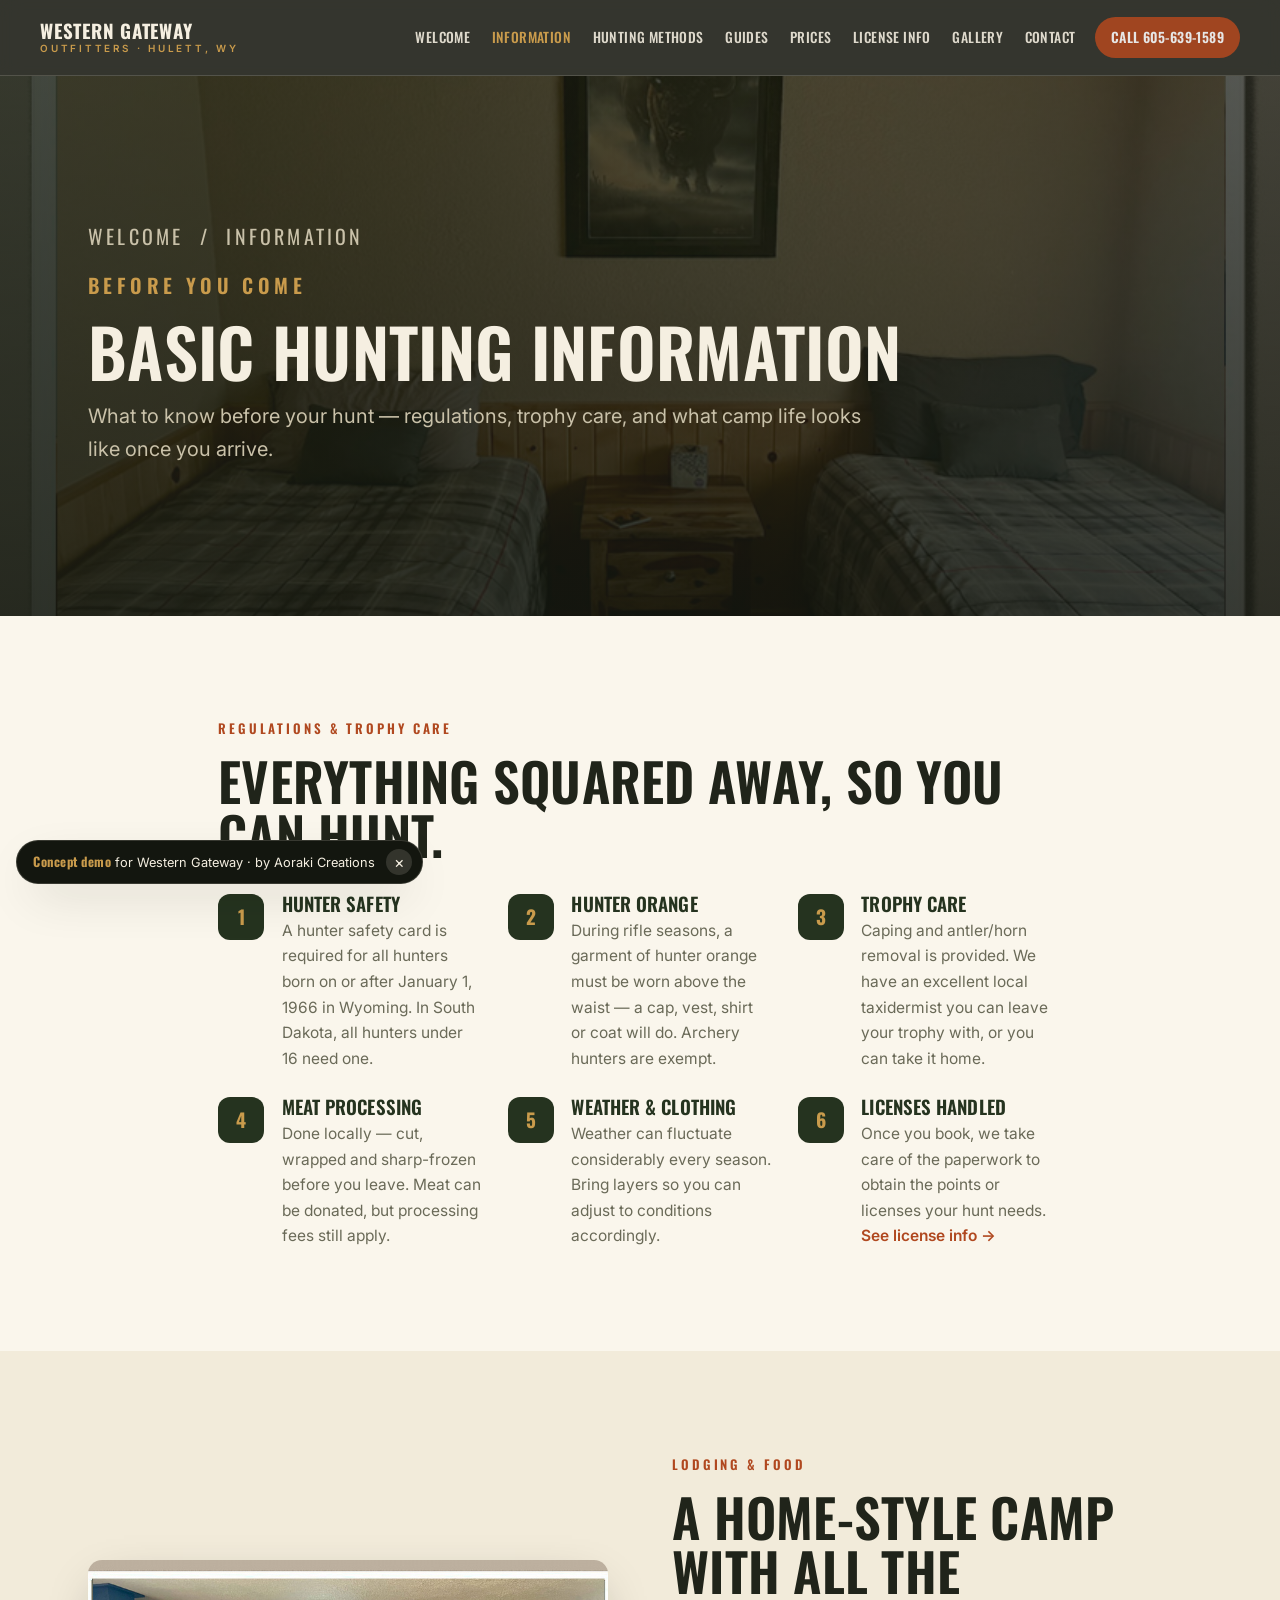
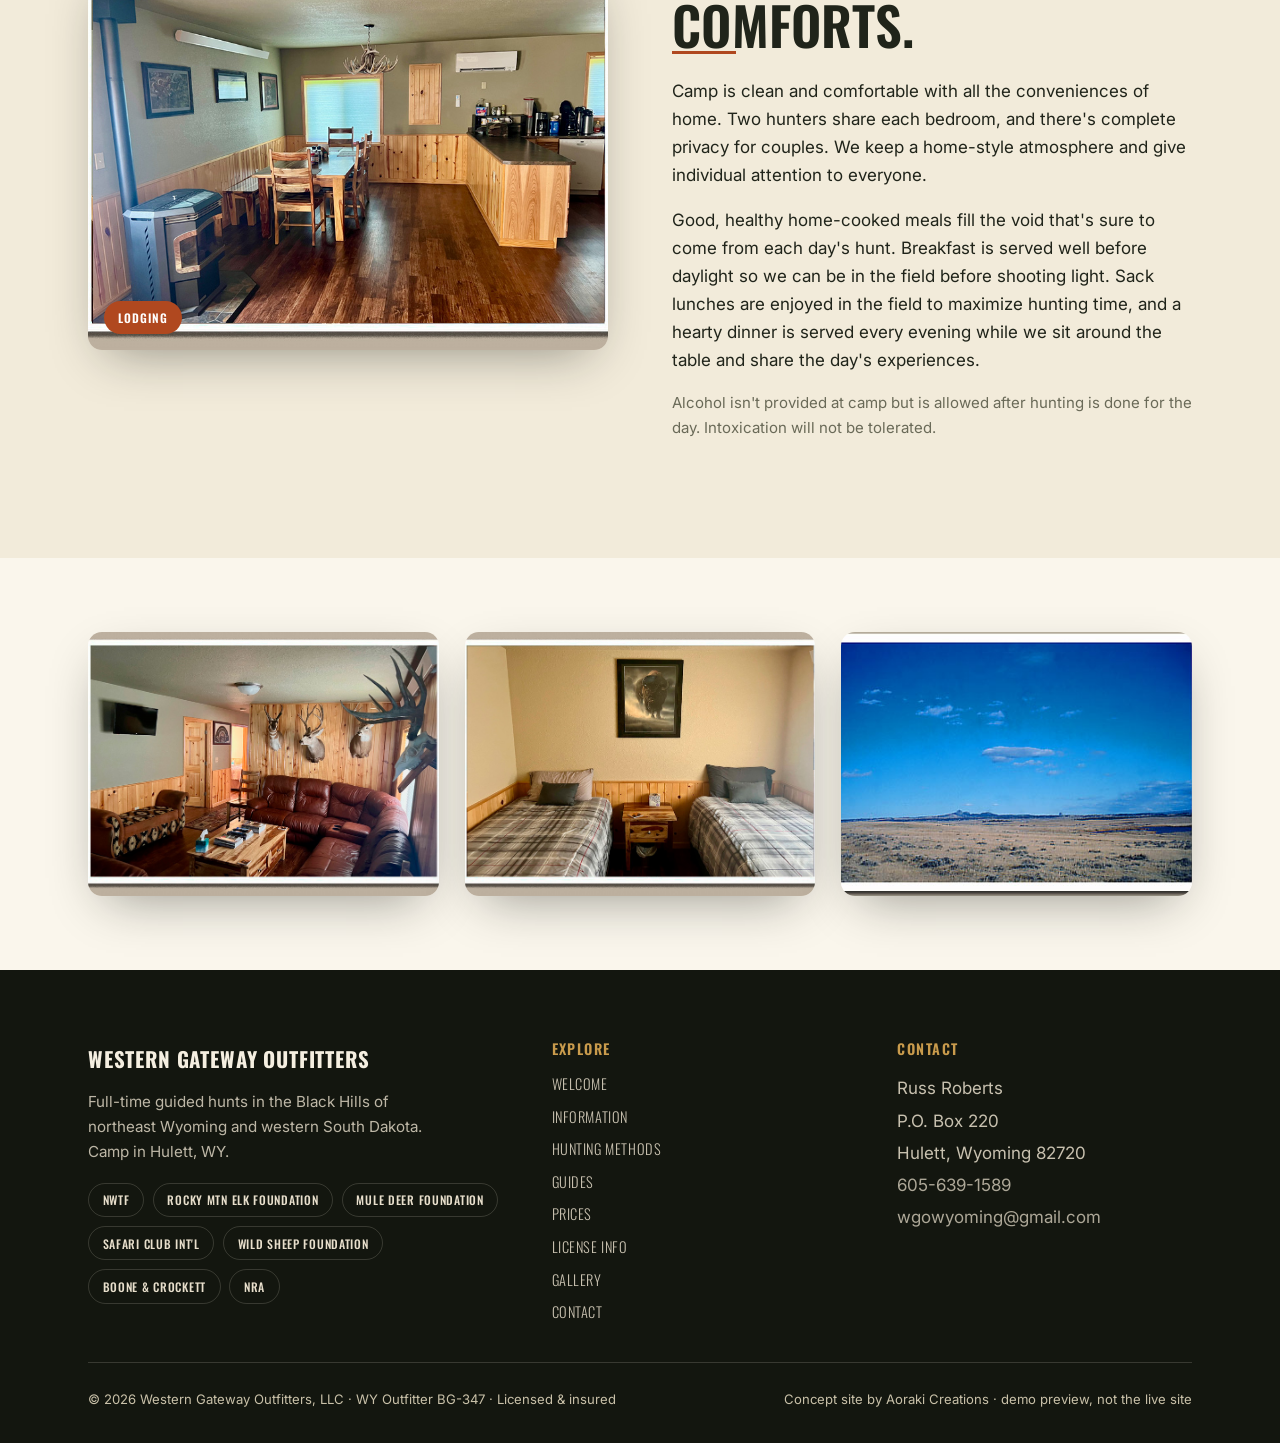
<file: information.html>
<!DOCTYPE html>
<html lang="en">
<head>
<meta charset="utf-8">
<meta name="viewport" content="width=device-width, initial-scale=1">
<meta name="robots" content="noindex, nofollow">
<title>Hunting Information | Western Gateway Outfitters</title>
<meta name="description" content="Regulations, trophy care, meat processing, lodging and home-cooked meals at Western Gateway Outfitters' camp in Hulett, Wyoming.">
<script>document.documentElement.className+=" js";</script>
<link rel="preconnect" href="https://fonts.googleapis.com">
<link rel="preconnect" href="https://fonts.gstatic.com" crossorigin>
<link href="https://fonts.googleapis.com/css2?family=Oswald:wght@300;400;500;600;700&family=Inter:wght@400;500;600;700&display=swap" rel="stylesheet">
<link rel="stylesheet" href="styles.css">
<link rel="icon" href="data:image/svg+xml,%3Csvg xmlns='http://www.w3.org/2000/svg' viewBox='0 0 32 32'%3E%3Crect width='32' height='32' rx='6' fill='%2325331f'/%3E%3Ctext x='16' y='22' font-family='Arial Narrow,sans-serif' font-size='13' font-weight='700' fill='%23c99b4c' text-anchor='middle'%3EWG%3C/text%3E%3C/svg%3E">
</head>
<body>
<header class="site-header">
  <a class="brand" href="index.html">
    <span class="brand__name">Western Gateway</span>
    <span class="brand__sub">Outfitters &middot; Hulett, WY</span>
  </a>
  <button class="nav-toggle" aria-label="Open menu" aria-expanded="false" aria-controls="primary-nav"><span></span><span></span><span></span></button>
  <nav id="primary-nav" class="nav" aria-label="Primary">
    <a href="index.html">Welcome</a>
    <a href="information.html" aria-current="page">Information</a>
    <a href="hunting-methods.html">Hunting Methods</a>
    <a href="guides.html">Guides</a>
    <a href="prices.html">Prices</a>
    <a href="licenses.html">License Info</a>
    <a href="gallery.html">Gallery</a>
    <a href="contact.html">Contact</a>
    <a href="tel:+16056391589" class="nav-call">Call 605-639-1589</a>
  </nav>
</header>
<div class="nav-backdrop"></div>
<section class="page-hero">
  <div class="page-hero__media"><img src="assets/camp/camp-3.jpg" alt=""></div>
  <div class="wrap">
    <p class="crumb"><a href="index.html">Welcome</a> &nbsp;/&nbsp; Information</p>
    <p class="eyebrow">Before You Come</p>
    <h1>Basic Hunting Information</h1>
    <p>What to know before your hunt — regulations, trophy care, and what camp life looks like once you arrive.</p>
  </div>
</section>

<section class="section bg-paper">
  <div class="wrap wrap--narrow">
    <p class="eyebrow reveal">Regulations &amp; Trophy Care</p>
    <h2 class="h-lg reveal" style="margin-bottom:2rem">Everything squared away, so you can hunt.</h2>
    <div class="grid grid--3">
      <div class="feature reveal"><div class="feature__icon">1</div><div><h3>Hunter Safety</h3><p>A hunter safety card is required for all hunters born on or after January 1, 1966 in Wyoming. In South Dakota, all hunters under 16 need one.</p></div></div>
      <div class="feature reveal" data-d="1"><div class="feature__icon">2</div><div><h3>Hunter Orange</h3><p>During rifle seasons, a garment of hunter orange must be worn above the waist — a cap, vest, shirt or coat will do. Archery hunters are exempt.</p></div></div>
      <div class="feature reveal" data-d="2"><div class="feature__icon">3</div><div><h3>Trophy Care</h3><p>Caping and antler/horn removal is provided. We have an excellent local taxidermist you can leave your trophy with, or you can take it home.</p></div></div>
      <div class="feature reveal"><div class="feature__icon">4</div><div><h3>Meat Processing</h3><p>Done locally — cut, wrapped and sharp-frozen before you leave. Meat can be donated, but processing fees still apply.</p></div></div>
      <div class="feature reveal" data-d="1"><div class="feature__icon">5</div><div><h3>Weather &amp; Clothing</h3><p>Weather can fluctuate considerably every season. Bring layers so you can adjust to conditions accordingly.</p></div></div>
      <div class="feature reveal" data-d="2"><div class="feature__icon">6</div><div><h3>Licenses Handled</h3><p>Once you book, we take care of the paperwork to obtain the points or licenses your hunt needs. <a href="licenses.html" style="color:var(--sienna);font-weight:600">See license info &rarr;</a></p></div></div>
    </div>
  </div>
</section>

<section class="section bg-cream">
  <div class="wrap split">
    <div class="split__media reveal">
      <img src="assets/camp/lodge-1.jpg" alt="Clean, comfortable lodging at Western Gateway Outfitters camp">
      <span class="tag">Lodging</span>
    </div>
    <div class="split__body reveal" data-d="1">
      <p class="eyebrow">Lodging &amp; Food</p>
      <h2 class="h-lg">A home-style camp with all the comforts.</h2>
      <hr class="rule">
      <div class="stack">
        <p>Camp is clean and comfortable with all the conveniences of home. Two hunters share each bedroom, and there's complete privacy for couples. We keep a home-style atmosphere and give individual attention to everyone.</p>
        <p>Good, healthy home-cooked meals fill the void that's sure to come from each day's hunt. Breakfast is served well before daylight so we can be in the field before shooting light. Sack lunches are enjoyed in the field to maximize hunting time, and a hearty dinner is served every evening while we sit around the table and share the day's experiences.</p>
        <p style="font-size:.94rem;color:var(--muted)">Alcohol isn't provided at camp but is allowed after hunting is done for the day. Intoxication will not be tolerated.</p>
      </div>
    </div>
  </div>
</section>

<section class="section--tight bg-paper">
  <div class="wrap">
    <div class="grid grid--3">
      <div class="split__media reveal"><img src="assets/camp/lodge-2.jpg" alt="Camp interior" style="aspect-ratio:4/3"></div>
      <div class="split__media reveal" data-d="1"><img src="assets/camp/camp-3.jpg" alt="Camp" style="aspect-ratio:4/3"></div>
      <div class="split__media reveal" data-d="2"><img src="assets/terrain/terrain-3.jpg" alt="Hunting country" style="aspect-ratio:4/3"></div>
    </div>
  </div>
</section>
<footer class="site-footer">
  <div class="wrap">
    <div class="footer-grid">
      <div class="footer-brand">
        <div class="footer-brand__name">Western Gateway Outfitters</div>
        <p>Full-time guided hunts in the Black Hills of northeast Wyoming and western South Dakota. Camp in Hulett, WY.</p>
        <div class="chips">
          <span class="chip">NWTF</span><span class="chip">Rocky Mtn Elk Foundation</span><span class="chip">Mule Deer Foundation</span><span class="chip">Safari Club Int'l</span><span class="chip">Wild Sheep Foundation</span><span class="chip">Boone &amp; Crockett</span><span class="chip">NRA</span>
        </div>
      </div>
      <div>
        <h4>Explore</h4>
        <ul class="footer-nav">
          <li><a href="index.html">Welcome</a></li>
          <li><a href="information.html">Information</a></li>
          <li><a href="hunting-methods.html">Hunting Methods</a></li>
          <li><a href="guides.html">Guides</a></li>
          <li><a href="prices.html">Prices</a></li>
          <li><a href="licenses.html">License Info</a></li>
          <li><a href="gallery.html">Gallery</a></li>
          <li><a href="contact.html">Contact</a></li>
        </ul>
      </div>
      <div>
        <h4>Contact</h4>
        <p style="opacity:.85;line-height:1.9">Russ Roberts<br>P.O. Box 220<br>Hulett, Wyoming 82720<br><a href="tel:+16056391589">605-639-1589</a><br><a href="mailto:wgowyoming@gmail.com">wgowyoming@gmail.com</a></p>
      </div>
    </div>
    <div class="footer-bottom">
      <span>&copy; <span id="year"></span> Western Gateway Outfitters, LLC &middot; WY Outfitter BG-347 &middot; Licensed &amp; insured</span>
      <span>Concept site by Aoraki Creations &middot; demo preview, not the live site</span>
    </div>
  </div>
</footer>

<div class="demo-badge"><span><b>Concept demo</b> for Western Gateway &middot; by Aoraki Creations</span><button class="demo-badge__x" aria-label="Dismiss">&times;</button></div>
<a class="mobile-call" href="tel:+16056391589">Call or Text &middot; 605-639-1589</a>

<script src="main.js"></script>
</body>
</html>
</file>
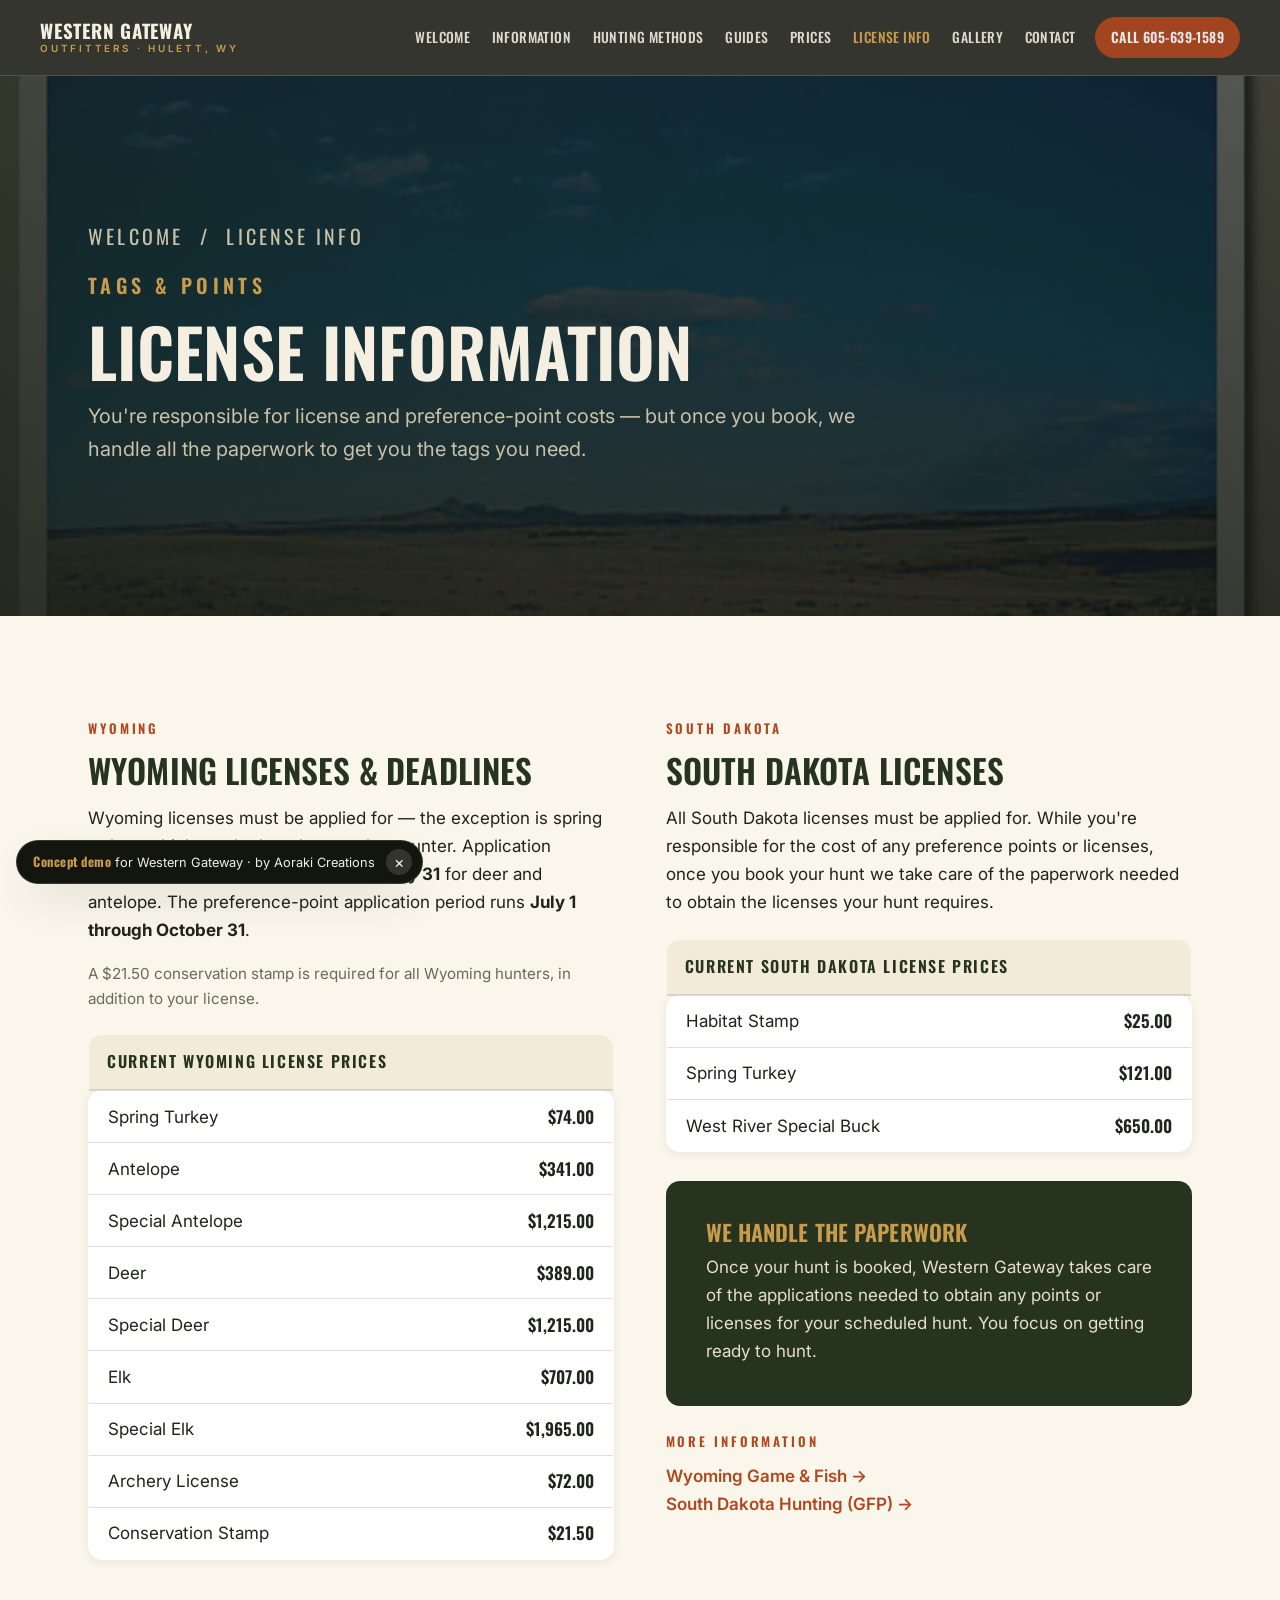
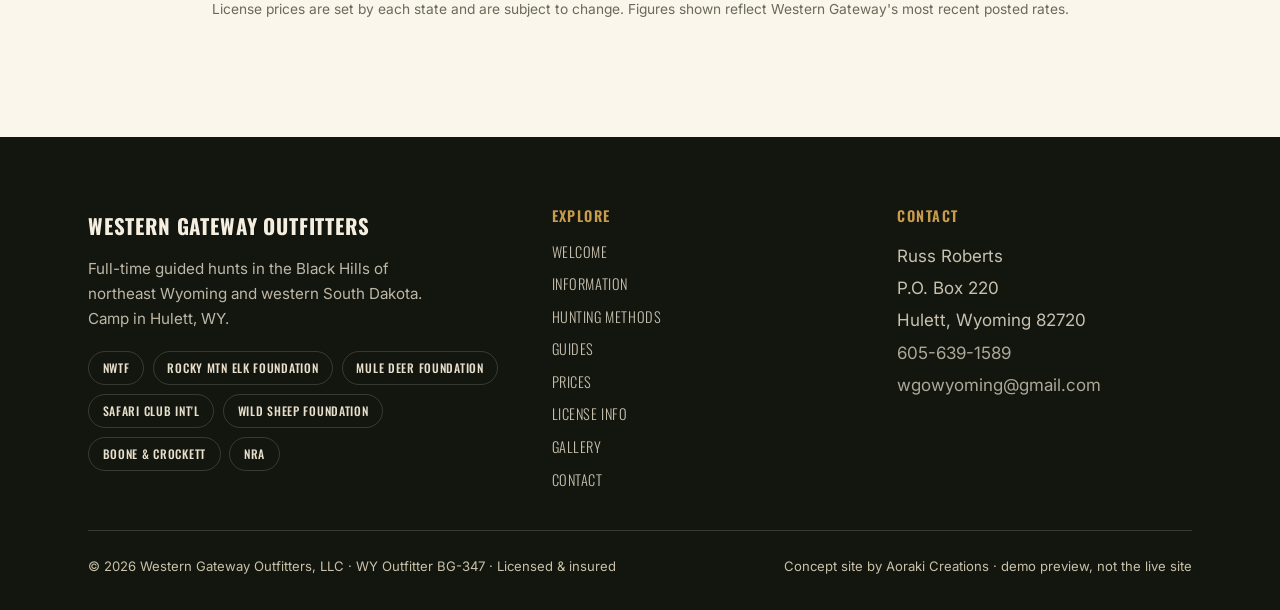
<file: licenses.html>
<!DOCTYPE html>
<html lang="en">
<head>
<meta charset="utf-8">
<meta name="viewport" content="width=device-width, initial-scale=1">
<meta name="robots" content="noindex, nofollow">
<title>License Information | Western Gateway Outfitters</title>
<meta name="description" content="Wyoming and South Dakota hunting license prices, application deadlines and preference points. Western Gateway handles the paperwork once you book.">
<script>document.documentElement.className+=" js";</script>
<link rel="preconnect" href="https://fonts.googleapis.com">
<link rel="preconnect" href="https://fonts.gstatic.com" crossorigin>
<link href="https://fonts.googleapis.com/css2?family=Oswald:wght@300;400;500;600;700&family=Inter:wght@400;500;600;700&display=swap" rel="stylesheet">
<link rel="stylesheet" href="styles.css">
<link rel="icon" href="data:image/svg+xml,%3Csvg xmlns='http://www.w3.org/2000/svg' viewBox='0 0 32 32'%3E%3Crect width='32' height='32' rx='6' fill='%2325331f'/%3E%3Ctext x='16' y='22' font-family='Arial Narrow,sans-serif' font-size='13' font-weight='700' fill='%23c99b4c' text-anchor='middle'%3EWG%3C/text%3E%3C/svg%3E">
</head>
<body>
<header class="site-header">
  <a class="brand" href="index.html">
    <span class="brand__name">Western Gateway</span>
    <span class="brand__sub">Outfitters &middot; Hulett, WY</span>
  </a>
  <button class="nav-toggle" aria-label="Open menu" aria-expanded="false" aria-controls="primary-nav"><span></span><span></span><span></span></button>
  <nav id="primary-nav" class="nav" aria-label="Primary">
    <a href="index.html">Welcome</a>
    <a href="information.html">Information</a>
    <a href="hunting-methods.html">Hunting Methods</a>
    <a href="guides.html">Guides</a>
    <a href="prices.html">Prices</a>
    <a href="licenses.html" aria-current="page">License Info</a>
    <a href="gallery.html">Gallery</a>
    <a href="contact.html">Contact</a>
    <a href="tel:+16056391589" class="nav-call">Call 605-639-1589</a>
  </nav>
</header>
<div class="nav-backdrop"></div>
<section class="page-hero">
  <div class="page-hero__media"><img src="assets/terrain/terrain-3.jpg" alt=""></div>
  <div class="wrap">
    <p class="crumb"><a href="index.html">Welcome</a> &nbsp;/&nbsp; License Info</p>
    <p class="eyebrow">Tags &amp; Points</p>
    <h1>License Information</h1>
    <p>You're responsible for license and preference-point costs — but once you book, we handle all the paperwork to get you the tags you need.</p>
  </div>
</section>

<section class="section bg-paper">
  <div class="wrap">
    <div class="info-cols">
      <div class="reveal">
        <p class="eyebrow">Wyoming</p>
        <h2 class="h-md" style="color:var(--pine);margin-bottom:1rem">Wyoming licenses &amp; deadlines</h2>
        <div class="stack" style="margin-bottom:1.4rem">
          <p>Wyoming licenses must be applied for — the exception is spring turkey, which can be bought over the counter. Application deadlines are <b>January 31</b> for elk and <b>May 31</b> for deer and antelope. The preference-point application period runs <b>July 1 through October 31</b>.</p>
          <p style="font-size:.95rem;color:var(--muted)">A $21.50 conservation stamp is required for all Wyoming hunters, in addition to your license.</p>
        </div>
        <table class="rate-table">
          <caption>Current Wyoming License Prices</caption>
          <tbody>
            <tr><td>Spring Turkey</td><td>$74.00</td></tr>
            <tr><td>Antelope</td><td>$341.00</td></tr>
            <tr><td>Special Antelope</td><td>$1,215.00</td></tr>
            <tr><td>Deer</td><td>$389.00</td></tr>
            <tr><td>Special Deer</td><td>$1,215.00</td></tr>
            <tr><td>Elk</td><td>$707.00</td></tr>
            <tr><td>Special Elk</td><td>$1,965.00</td></tr>
            <tr><td>Archery License</td><td>$72.00</td></tr>
            <tr><td>Conservation Stamp</td><td>$21.50</td></tr>
          </tbody>
        </table>
      </div>
      <div class="reveal" data-d="1">
        <p class="eyebrow">South Dakota</p>
        <h2 class="h-md" style="color:var(--pine);margin-bottom:1rem">South Dakota licenses</h2>
        <div class="stack" style="margin-bottom:1.4rem">
          <p>All South Dakota licenses must be applied for. While you're responsible for the cost of any preference points or licenses, once you book your hunt we take care of the paperwork needed to obtain the licenses your hunt requires.</p>
        </div>
        <table class="rate-table">
          <caption>Current South Dakota License Prices</caption>
          <tbody>
            <tr><td>Habitat Stamp</td><td>$25.00</td></tr>
            <tr><td>Spring Turkey</td><td>$121.00</td></tr>
            <tr><td>West River Special Buck</td><td>$650.00</td></tr>
          </tbody>
        </table>
        <div class="callout reveal" style="margin-top:1.8rem">
          <h3>We handle the paperwork</h3>
          <p>Once your hunt is booked, Western Gateway takes care of the applications needed to obtain any points or licenses for your scheduled hunt. You focus on getting ready to hunt.</p>
        </div>
        <div style="margin-top:1.6rem">
          <p class="eyebrow" style="margin-bottom:.6rem">More information</p>
          <p><a href="https://wgfd.wyo.gov/" target="_blank" rel="noopener" style="color:var(--sienna);font-weight:600">Wyoming Game &amp; Fish &rarr;</a><br>
          <a href="https://gfp.sd.gov/hunting/" target="_blank" rel="noopener" style="color:var(--sienna);font-weight:600">South Dakota Hunting (GFP) &rarr;</a></p>
        </div>
      </div>
    </div>
    <p class="center" style="font-size:.86rem;color:var(--muted);margin-top:2.4rem">License prices are set by each state and are subject to change. Figures shown reflect Western Gateway's most recent posted rates.</p>
  </div>
</section>
<footer class="site-footer">
  <div class="wrap">
    <div class="footer-grid">
      <div class="footer-brand">
        <div class="footer-brand__name">Western Gateway Outfitters</div>
        <p>Full-time guided hunts in the Black Hills of northeast Wyoming and western South Dakota. Camp in Hulett, WY.</p>
        <div class="chips">
          <span class="chip">NWTF</span><span class="chip">Rocky Mtn Elk Foundation</span><span class="chip">Mule Deer Foundation</span><span class="chip">Safari Club Int'l</span><span class="chip">Wild Sheep Foundation</span><span class="chip">Boone &amp; Crockett</span><span class="chip">NRA</span>
        </div>
      </div>
      <div>
        <h4>Explore</h4>
        <ul class="footer-nav">
          <li><a href="index.html">Welcome</a></li>
          <li><a href="information.html">Information</a></li>
          <li><a href="hunting-methods.html">Hunting Methods</a></li>
          <li><a href="guides.html">Guides</a></li>
          <li><a href="prices.html">Prices</a></li>
          <li><a href="licenses.html">License Info</a></li>
          <li><a href="gallery.html">Gallery</a></li>
          <li><a href="contact.html">Contact</a></li>
        </ul>
      </div>
      <div>
        <h4>Contact</h4>
        <p style="opacity:.85;line-height:1.9">Russ Roberts<br>P.O. Box 220<br>Hulett, Wyoming 82720<br><a href="tel:+16056391589">605-639-1589</a><br><a href="mailto:wgowyoming@gmail.com">wgowyoming@gmail.com</a></p>
      </div>
    </div>
    <div class="footer-bottom">
      <span>&copy; <span id="year"></span> Western Gateway Outfitters, LLC &middot; WY Outfitter BG-347 &middot; Licensed &amp; insured</span>
      <span>Concept site by Aoraki Creations &middot; demo preview, not the live site</span>
    </div>
  </div>
</footer>

<div class="demo-badge"><span><b>Concept demo</b> for Western Gateway &middot; by Aoraki Creations</span><button class="demo-badge__x" aria-label="Dismiss">&times;</button></div>
<a class="mobile-call" href="tel:+16056391589">Call or Text &middot; 605-639-1589</a>

<script src="main.js"></script>
</body>
</html>
</file>
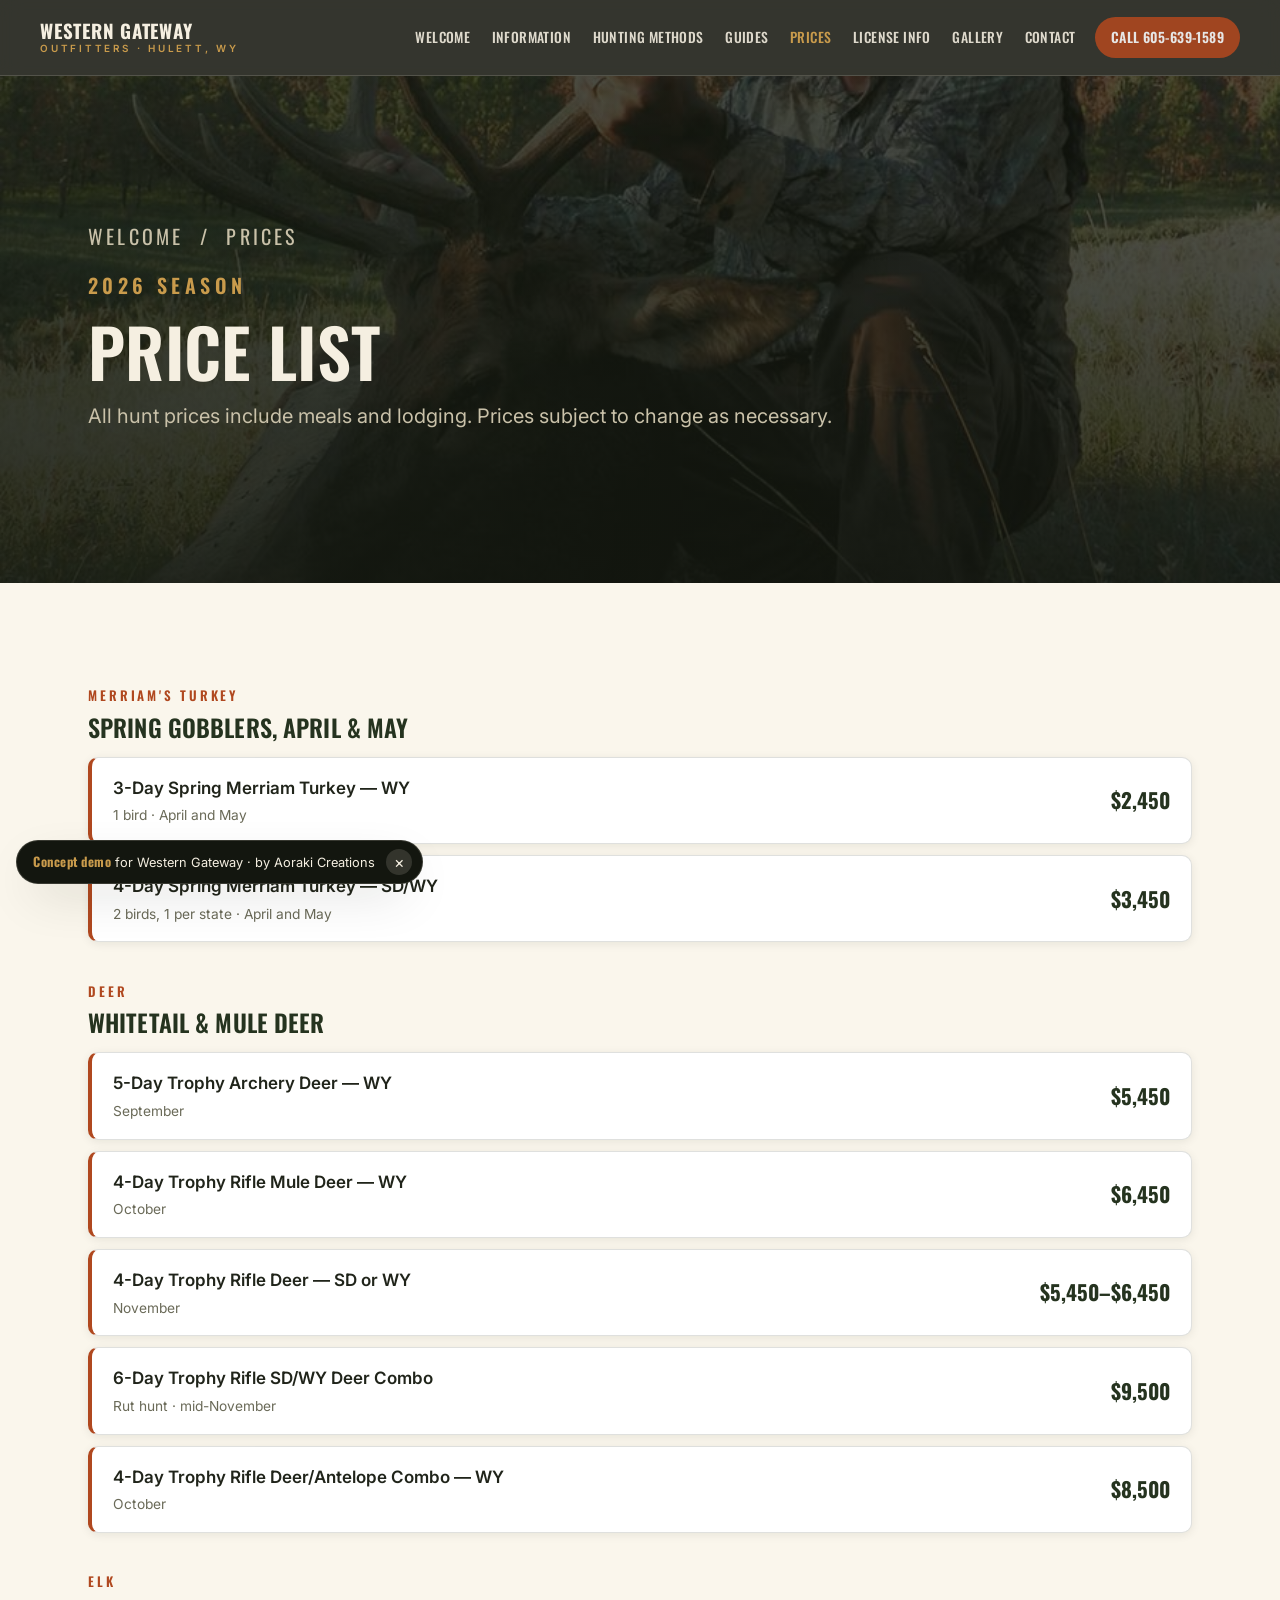
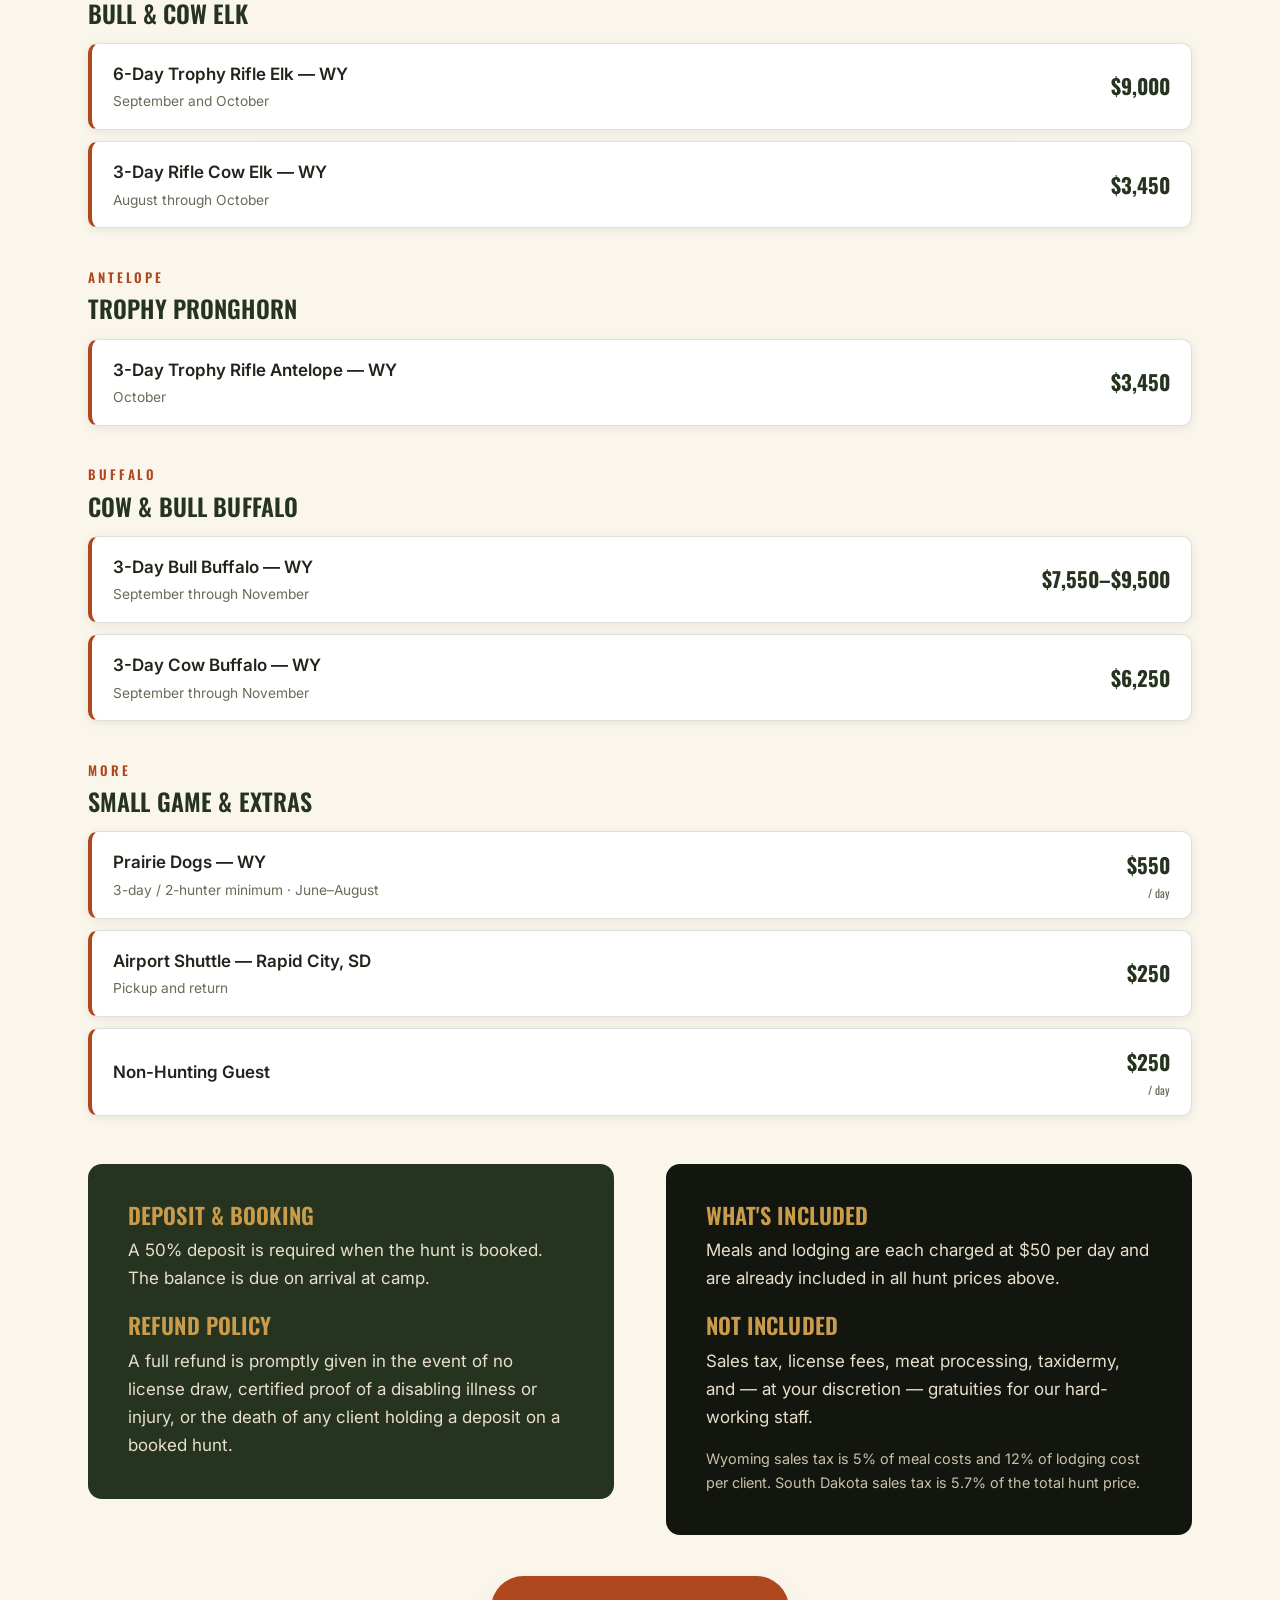
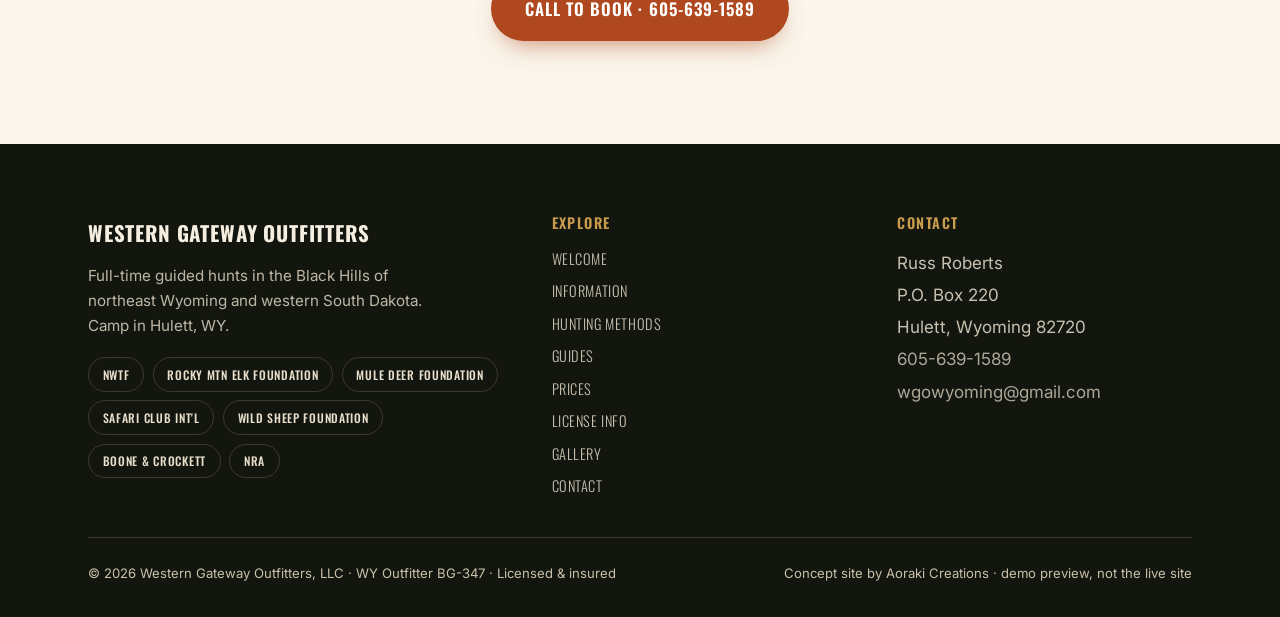
<file: prices.html>
<!DOCTYPE html>
<html lang="en">
<head>
<meta charset="utf-8">
<meta name="viewport" content="width=device-width, initial-scale=1">
<meta name="robots" content="noindex, nofollow">
<title>Price List | Western Gateway Outfitters</title>
<meta name="description" content="2026 hunt prices for Western Gateway Outfitters — turkey, deer, elk, antelope and buffalo hunts in Wyoming and South Dakota. Meals and lodging included.">
<script>document.documentElement.className+=" js";</script>
<link rel="preconnect" href="https://fonts.googleapis.com">
<link rel="preconnect" href="https://fonts.gstatic.com" crossorigin>
<link href="https://fonts.googleapis.com/css2?family=Oswald:wght@300;400;500;600;700&family=Inter:wght@400;500;600;700&display=swap" rel="stylesheet">
<link rel="stylesheet" href="styles.css">
<link rel="icon" href="data:image/svg+xml,%3Csvg xmlns='http://www.w3.org/2000/svg' viewBox='0 0 32 32'%3E%3Crect width='32' height='32' rx='6' fill='%2325331f'/%3E%3Ctext x='16' y='22' font-family='Arial Narrow,sans-serif' font-size='13' font-weight='700' fill='%23c99b4c' text-anchor='middle'%3EWG%3C/text%3E%3C/svg%3E">
</head>
<body>
<header class="site-header">
  <a class="brand" href="index.html">
    <span class="brand__name">Western Gateway</span>
    <span class="brand__sub">Outfitters &middot; Hulett, WY</span>
  </a>
  <button class="nav-toggle" aria-label="Open menu" aria-expanded="false" aria-controls="primary-nav"><span></span><span></span><span></span></button>
  <nav id="primary-nav" class="nav" aria-label="Primary">
    <a href="index.html">Welcome</a>
    <a href="information.html">Information</a>
    <a href="hunting-methods.html">Hunting Methods</a>
    <a href="guides.html">Guides</a>
    <a href="prices.html" aria-current="page">Prices</a>
    <a href="licenses.html">License Info</a>
    <a href="gallery.html">Gallery</a>
    <a href="contact.html">Contact</a>
    <a href="tel:+16056391589" class="nav-call">Call 605-639-1589</a>
  </nav>
</header>
<div class="nav-backdrop"></div>
<section class="page-hero">
  <div class="page-hero__media"><img src="assets/gallery/elk/1.jpg" alt=""></div>
  <div class="wrap">
    <p class="crumb"><a href="index.html">Welcome</a> &nbsp;/&nbsp; Prices</p>
    <p class="eyebrow">2026 Season</p>
    <h1>Price List</h1>
    <p>All hunt prices include meals and lodging. Prices subject to change as necessary.</p>
  </div>
</section>

<section class="section bg-paper">
  <div class="wrap">
    <div class="price-groups">

      <div class="price-group">
        <p class="eyebrow">Merriam's Turkey</p>
        <h3>Spring gobblers, April &amp; May</h3>
        <div class="price-list">
<div class="price-row reveal"><div class="price-row__name">3-Day Spring Merriam Turkey — WY<small>1 bird &middot; April and May</small></div><div class="price-row__cost">$2,450</div></div><div class="price-row reveal"><div class="price-row__name">4-Day Spring Merriam Turkey — SD/WY<small>2 birds, 1 per state &middot; April and May</small></div><div class="price-row__cost">$3,450</div></div>
        </div>
      </div>

      <div class="price-group">
        <p class="eyebrow">Deer</p>
        <h3>Whitetail &amp; mule deer</h3>
        <div class="price-list">
<div class="price-row reveal"><div class="price-row__name">5-Day Trophy Archery Deer — WY<small>September</small></div><div class="price-row__cost">$5,450</div></div><div class="price-row reveal"><div class="price-row__name">4-Day Trophy Rifle Mule Deer — WY<small>October</small></div><div class="price-row__cost">$6,450</div></div><div class="price-row reveal"><div class="price-row__name">4-Day Trophy Rifle Deer — SD or WY<small>November</small></div><div class="price-row__cost">$5,450–$6,450</div></div><div class="price-row reveal"><div class="price-row__name">6-Day Trophy Rifle SD/WY Deer Combo<small>Rut hunt &middot; mid-November</small></div><div class="price-row__cost">$9,500</div></div><div class="price-row reveal"><div class="price-row__name">4-Day Trophy Rifle Deer/Antelope Combo — WY<small>October</small></div><div class="price-row__cost">$8,500</div></div>
        </div>
      </div>

      <div class="price-group">
        <p class="eyebrow">Elk</p>
        <h3>Bull &amp; cow elk</h3>
        <div class="price-list">
<div class="price-row reveal"><div class="price-row__name">6-Day Trophy Rifle Elk — WY<small>September and October</small></div><div class="price-row__cost">$9,000</div></div><div class="price-row reveal"><div class="price-row__name">3-Day Rifle Cow Elk — WY<small>August through October</small></div><div class="price-row__cost">$3,450</div></div>
        </div>
      </div>

      <div class="price-group">
        <p class="eyebrow">Antelope</p>
        <h3>Trophy pronghorn</h3>
        <div class="price-list">
<div class="price-row reveal"><div class="price-row__name">3-Day Trophy Rifle Antelope — WY<small>October</small></div><div class="price-row__cost">$3,450</div></div>
        </div>
      </div>

      <div class="price-group">
        <p class="eyebrow">Buffalo</p>
        <h3>Cow &amp; bull buffalo</h3>
        <div class="price-list">
<div class="price-row reveal"><div class="price-row__name">3-Day Bull Buffalo — WY<small>September through November</small></div><div class="price-row__cost">$7,550–$9,500</div></div><div class="price-row reveal"><div class="price-row__name">3-Day Cow Buffalo — WY<small>September through November</small></div><div class="price-row__cost">$6,250</div></div>
        </div>
      </div>

      <div class="price-group">
        <p class="eyebrow">More</p>
        <h3>Small game &amp; extras</h3>
        <div class="price-list">
<div class="price-row reveal"><div class="price-row__name">Prairie Dogs — WY<small>3-day / 2-hunter minimum &middot; June–August</small></div><div class="price-row__cost">$550<small> / day</small></div></div><div class="price-row reveal"><div class="price-row__name">Airport Shuttle — Rapid City, SD<small>Pickup and return</small></div><div class="price-row__cost">$250</div></div><div class="price-row reveal"><div class="price-row__name">Non-Hunting Guest</div><div class="price-row__cost">$250<small> / day</small></div></div>
        </div>
      </div>

    </div>

    <div class="info-cols" style="margin-top:3rem">
      <div class="callout reveal">
        <h3>Deposit &amp; Booking</h3>
        <p>A 50% deposit is required when the hunt is booked. The balance is due on arrival at camp.</p>
        <h3 style="margin-top:1.4rem">Refund Policy</h3>
        <p>A full refund is promptly given in the event of no license draw, certified proof of a disabling illness or injury, or the death of any client holding a deposit on a booked hunt.</p>
      </div>
      <div class="callout reveal" data-d="1" style="background:var(--ink)">
        <h3>What's Included</h3>
        <p>Meals and lodging are each charged at $50 per day and are already included in all hunt prices above.</p>
        <h3 style="margin-top:1.4rem">Not Included</h3>
        <p>Sales tax, license fees, meat processing, taxidermy, and — at your discretion — gratuities for our hard-working staff.</p>
        <p style="font-size:.9rem;color:var(--muted-d);margin-top:1rem">Wyoming sales tax is 5% of meal costs and 12% of lodging cost per client. South Dakota sales tax is 5.7% of the total hunt price.</p>
      </div>
    </div>

    <div class="center" style="margin-top:2.6rem">
      <a class="btn btn--primary btn--lg" href="tel:+16056391589">Call to Book &middot; 605-639-1589</a>
    </div>
  </div>
</section>
<footer class="site-footer">
  <div class="wrap">
    <div class="footer-grid">
      <div class="footer-brand">
        <div class="footer-brand__name">Western Gateway Outfitters</div>
        <p>Full-time guided hunts in the Black Hills of northeast Wyoming and western South Dakota. Camp in Hulett, WY.</p>
        <div class="chips">
          <span class="chip">NWTF</span><span class="chip">Rocky Mtn Elk Foundation</span><span class="chip">Mule Deer Foundation</span><span class="chip">Safari Club Int'l</span><span class="chip">Wild Sheep Foundation</span><span class="chip">Boone &amp; Crockett</span><span class="chip">NRA</span>
        </div>
      </div>
      <div>
        <h4>Explore</h4>
        <ul class="footer-nav">
          <li><a href="index.html">Welcome</a></li>
          <li><a href="information.html">Information</a></li>
          <li><a href="hunting-methods.html">Hunting Methods</a></li>
          <li><a href="guides.html">Guides</a></li>
          <li><a href="prices.html">Prices</a></li>
          <li><a href="licenses.html">License Info</a></li>
          <li><a href="gallery.html">Gallery</a></li>
          <li><a href="contact.html">Contact</a></li>
        </ul>
      </div>
      <div>
        <h4>Contact</h4>
        <p style="opacity:.85;line-height:1.9">Russ Roberts<br>P.O. Box 220<br>Hulett, Wyoming 82720<br><a href="tel:+16056391589">605-639-1589</a><br><a href="mailto:wgowyoming@gmail.com">wgowyoming@gmail.com</a></p>
      </div>
    </div>
    <div class="footer-bottom">
      <span>&copy; <span id="year"></span> Western Gateway Outfitters, LLC &middot; WY Outfitter BG-347 &middot; Licensed &amp; insured</span>
      <span>Concept site by Aoraki Creations &middot; demo preview, not the live site</span>
    </div>
  </div>
</footer>

<div class="demo-badge"><span><b>Concept demo</b> for Western Gateway &middot; by Aoraki Creations</span><button class="demo-badge__x" aria-label="Dismiss">&times;</button></div>
<a class="mobile-call" href="tel:+16056391589">Call or Text &middot; 605-639-1589</a>

<script src="main.js"></script>
</body>
</html>
</file>
<file: styles.css>
/* ===========================================================================
   Western Gateway Outfitters — concept site by Aoraki Creations
   Black Hills heritage: ponderosa green, warm charcoal, bone, burnt sienna.
   Multi-page static site. One stylesheet, shared header/footer.
   =========================================================================== */

:root{
  /* palette */
  --ink:#13160f;              /* near-black, green-warm */
  --ink-2:#1b2016;
  --pine:#25331f;             /* deep ponderosa green */
  --pine-2:#2f4127;
  --moss:#556b3f;             /* lit sage/moss */
  --moss-d:#455736;
  --cream:#f5efe1;
  --bone:#e8dfcc;
  --paper:#faf6ec;
  --paper-2:#f2ebda;
  --sienna:#b0481f;           /* burnt sienna accent */
  --sienna-d:#8f3915;
  --wheat:#c99b4c;            /* warm gold */
  --ink-text:#20241a;
  --muted:#6a6a58;
  --muted-d:#c9c1a9;          /* muted text on dark */
  --line:rgba(32,36,26,.14);
  --line-d:rgba(245,239,225,.16);
  --white:#fff;
  --shadow-sm:0 2px 10px rgba(19,22,15,.08);
  --shadow:0 18px 50px -18px rgba(19,22,15,.45);
  --shadow-lg:0 40px 90px -30px rgba(19,22,15,.6);
  /* type */
  --display:"Oswald","Arial Narrow",sans-serif;
  --sans:"Inter",-apple-system,BlinkMacSystemFont,"Segoe UI",Roboto,sans-serif;
  /* layout */
  --wrap:1200px;
  --wrap-narrow:940px;
  --radius:14px;
  --radius-sm:9px;
  --header-h:76px;
  --ease:cubic-bezier(.2,.7,.2,1);
}

/* ---------- reset ---------- */
*,*::before,*::after{box-sizing:border-box}
html{scroll-behavior:smooth;scroll-padding-top:92px;-webkit-text-size-adjust:100%;overflow-x:hidden}
@media (prefers-reduced-motion:reduce){html{scroll-behavior:auto}}
body{
  margin:0;font-family:var(--sans);background:var(--paper);color:var(--ink-text);
  font-size:17px;line-height:1.65;-webkit-font-smoothing:antialiased;text-rendering:optimizeLegibility;
  overflow-x:hidden;
}
img{max-width:100%;display:block}
a{color:inherit;text-decoration:none}
button{font-family:inherit;cursor:pointer}
h1,h2,h3,h4{font-family:var(--display);font-weight:600;line-height:1.02;margin:0;letter-spacing:.005em;text-transform:uppercase}
p{margin:0 0 1em}
:focus-visible{outline:3px solid var(--sienna);outline-offset:3px;border-radius:4px}

/* ---------- layout helpers ---------- */
.wrap{width:100%;max-width:var(--wrap);margin-inline:auto;padding-inline:clamp(20px,5vw,48px)}
.wrap--narrow{max-width:var(--wrap-narrow)}
.section{padding-block:clamp(60px,8vw,110px)}
.section--tight{padding-block:clamp(44px,6vw,74px)}
.center{text-align:center}
.maxch{max-width:64ch}
.mx-auto{margin-inline:auto}
.bg-ink{background:var(--ink);color:var(--cream)}
.bg-pine{background:var(--pine);color:var(--cream)}
.bg-cream{background:var(--paper-2)}
.bg-paper{background:var(--paper)}

/* eyebrow + headings */
.eyebrow{font-family:var(--display);text-transform:uppercase;letter-spacing:.22em;font-size:.82rem;
  font-weight:600;color:var(--sienna);margin:0 0 .9rem}
.bg-ink .eyebrow,.bg-pine .eyebrow{color:var(--wheat)}
.h-xl{font-size:clamp(2.5rem,6vw,4.6rem)}
.h-lg{font-size:clamp(2rem,4.4vw,3.3rem)}
.h-md{font-size:clamp(1.5rem,2.6vw,2.1rem)}
.lead{font-size:clamp(1.08rem,1.7vw,1.32rem);line-height:1.55;color:var(--muted)}
.bg-ink .lead,.bg-pine .lead{color:var(--muted-d)}
.stack>*+*{margin-top:1rem}
.rule{width:64px;height:3px;background:var(--sienna);border:0;margin:0 0 1.4rem}
.center .rule{margin-inline:auto}

/* ---------- buttons ---------- */
.btn{display:inline-flex;align-items:center;justify-content:center;gap:.5em;
  font-family:var(--display);text-transform:uppercase;letter-spacing:.06em;font-weight:600;
  font-size:.98rem;padding:.85em 1.5em;border-radius:999px;border:2px solid transparent;
  transition:transform .25s var(--ease),background .25s,color .25s,border-color .25s,box-shadow .25s;white-space:nowrap}
.btn:hover{transform:translateY(-2px)}
.btn--primary{background:var(--sienna);color:#fff;box-shadow:0 12px 26px -12px rgba(176,72,31,.7)}
.btn--primary:hover{background:var(--sienna-d);box-shadow:0 16px 32px -12px rgba(176,72,31,.85)}
.btn--ghost{border-color:var(--line);color:var(--ink-text);background:transparent}
.btn--ghost:hover{border-color:var(--sienna);color:var(--sienna)}
.btn--on-dark{border-color:rgba(245,239,225,.4);color:var(--cream);background:rgba(245,239,225,.05)}
.btn--on-dark:hover{background:var(--cream);color:var(--ink);border-color:var(--cream)}
.btn--lg{padding:1em 1.9em;font-size:1.05rem}

/* ---------- header / nav ---------- */
.site-header{position:sticky;top:0;z-index:60;display:flex;align-items:center;justify-content:space-between;
  gap:1rem;padding:.6rem clamp(16px,4vw,40px);background:rgba(19,22,15,.86);backdrop-filter:blur(10px);
  border-bottom:1px solid var(--line-d);transition:background .3s,box-shadow .3s;min-height:var(--header-h)}
.site-header.scrolled{background:rgba(19,22,15,.96);box-shadow:0 10px 30px -18px rgba(0,0,0,.8)}
.brand{display:flex;flex-direction:column;line-height:1;flex-shrink:0}
.brand__name{font-family:var(--display);text-transform:uppercase;font-weight:700;letter-spacing:.04em;
  font-size:1.18rem;color:var(--cream)}
.brand__sub{font-size:.62rem;letter-spacing:.28em;text-transform:uppercase;color:var(--wheat);margin-top:.28rem;font-weight:600}
.nav{display:flex;align-items:center;gap:.1rem}
.nav a{font-family:var(--display);text-transform:uppercase;letter-spacing:.03em;color:var(--cream);
  font-weight:500;font-size:.86rem;padding:.5rem .62rem;border-radius:999px;opacity:.88;
  transition:opacity .2s,background .2s,color .2s;white-space:nowrap}
.nav a:not(.btn):hover{background:rgba(245,239,225,.1);opacity:1}
.nav a.active:not(.btn),.nav a[aria-current="page"]:not(.btn){color:var(--wheat);opacity:1}
.nav .nav-call{margin-left:.5rem;background:var(--sienna);color:#fff;padding:.55rem 1rem;font-weight:600}
.nav .nav-call:hover{background:var(--sienna-d);opacity:1}
.nav-toggle{display:none;flex-direction:column;gap:5px;width:44px;height:44px;align-items:center;justify-content:center;
  background:transparent;border:0;border-radius:10px}
.nav-toggle span{width:22px;height:2px;background:var(--cream);border-radius:2px;transition:transform .3s var(--ease),opacity .2s}
.nav-backdrop{position:fixed;inset:0;background:rgba(11,13,8,.55);opacity:0;visibility:hidden;transition:.3s;z-index:55}
body.nav-open .nav-backdrop{opacity:1;visibility:visible}

/* ---------- page hero (subpages) ---------- */
.page-hero{position:relative;color:var(--cream);padding-block:clamp(70px,12vw,130px);overflow:hidden;isolation:isolate}
.page-hero__media{position:absolute;inset:0;z-index:-2}
.page-hero__media img{width:100%;height:100%;object-fit:cover}
.page-hero::after{content:"";position:absolute;inset:0;z-index:-1;
  background:linear-gradient(180deg,rgba(19,22,15,.6),rgba(19,22,15,.78)),linear-gradient(90deg,rgba(37,51,31,.55),rgba(19,22,15,.3))}
.page-hero .eyebrow{color:var(--wheat)}
.page-hero h1{font-size:clamp(2.4rem,6vw,4.2rem)}
.page-hero p{max-width:60ch;color:var(--muted-d);font-size:clamp(1.05rem,1.6vw,1.25rem);margin-top:.9rem}
.crumb{font-family:var(--display);text-transform:uppercase;letter-spacing:.16em;font-size:.72rem;color:var(--muted-d);margin-bottom:1rem}
.crumb a:hover{color:var(--wheat)}

/* ---------- home hero ---------- */
.hero{position:relative;min-height:min(90vh,760px);display:flex;align-items:flex-end;color:var(--cream);overflow:hidden;isolation:isolate}
.hero__media{position:absolute;inset:0;z-index:-2}
.hero__media img{width:100%;height:100%;object-fit:cover;object-position:center 35%}
.hero::after{content:"";position:absolute;inset:0;z-index:-1;
  background:linear-gradient(180deg,rgba(19,22,15,.28) 0%,rgba(19,22,15,.42) 45%,rgba(19,22,15,.86) 100%)}
.hero__inner{padding-block:clamp(40px,7vw,84px)}
.hero h1{font-size:clamp(2.7rem,7.4vw,6rem);letter-spacing:.01em;text-shadow:0 2px 30px rgba(0,0,0,.4)}
.hero h1 .accent{color:var(--wheat)}
.hero .lead{max-width:56ch;margin-top:1rem;color:#eee5d3}
.hero__cta{display:flex;flex-wrap:wrap;gap:.8rem;margin-top:1.9rem}
.hero__scroll{position:absolute;bottom:20px;left:50%;transform:translateX(-50%);display:flex;flex-direction:column;
  align-items:center;gap:.5rem;font-family:var(--display);text-transform:uppercase;letter-spacing:.2em;font-size:.7rem;color:var(--muted-d)}
.hero__scroll .line{width:1px;height:34px;background:linear-gradient(var(--wheat),transparent)}

/* ---------- trust bar ---------- */
.trust-bar{background:var(--ink);color:var(--cream);border-bottom:1px solid var(--line-d)}
.trust-bar .wrap{display:flex;flex-wrap:wrap;justify-content:center;gap:.4rem 2.4rem;padding-block:1.1rem;text-align:center}
.trust-bar span{font-family:var(--display);text-transform:uppercase;letter-spacing:.1em;font-size:.82rem;font-weight:500;
  display:inline-flex;align-items:center;gap:.6rem;color:var(--bone)}
.trust-bar span b{color:var(--wheat);font-weight:700}
.trust-bar span::before{content:"";width:6px;height:6px;border-radius:50%;background:var(--sienna);flex-shrink:0}

/* ---------- stat band ---------- */
.stats{display:grid;grid-template-columns:repeat(4,1fr);gap:1px;background:var(--line-d)}
.stat{background:var(--ink);padding:clamp(28px,4vw,44px) 1.4rem;text-align:center}
.stat__num{font-family:var(--display);font-weight:700;font-size:clamp(2.1rem,4vw,3rem);color:var(--wheat);line-height:1}
.stat__label{color:var(--muted-d);font-size:.92rem;margin-top:.6rem;text-transform:uppercase;letter-spacing:.05em;font-family:var(--display);font-weight:300}

/* ---------- split ---------- */
.split{display:grid;grid-template-columns:1fr 1fr;gap:clamp(32px,5vw,72px);align-items:center}
.split--reverse .split__media{order:2}
.split__media{position:relative}
.split__media img{width:100%;border-radius:var(--radius);box-shadow:var(--shadow);aspect-ratio:4/3;object-fit:cover}
.tag{position:absolute;left:16px;bottom:16px;background:var(--sienna);color:#fff;font-family:var(--display);
  text-transform:uppercase;letter-spacing:.08em;font-size:.74rem;font-weight:600;padding:.42rem .9rem;border-radius:999px}

/* ticks / feature list */
.ticks{list-style:none;margin:1.4rem 0 0;padding:0;display:grid;gap:.7rem}
.ticks li{position:relative;padding-left:1.9rem;color:var(--ink-text)}
.ticks li::before{content:"";position:absolute;left:0;top:.5em;width:12px;height:8px;border-left:2.5px solid var(--sienna);
  border-bottom:2.5px solid var(--sienna);transform:rotate(-45deg)}
.bg-ink .ticks li,.bg-pine .ticks li{color:var(--bone)}

/* ---------- card grid (hunts / features) ---------- */
.grid{display:grid;gap:1.6rem}
.grid--3{grid-template-columns:repeat(3,1fr)}
.grid--4{grid-template-columns:repeat(4,1fr)}
.card{background:var(--white);border:1px solid var(--line);border-radius:var(--radius);overflow:hidden;
  box-shadow:var(--shadow-sm);transition:transform .3s var(--ease),box-shadow .3s;display:flex;flex-direction:column}
.card:hover{transform:translateY(-5px);box-shadow:var(--shadow)}
.card__media{aspect-ratio:3/2;overflow:hidden;background:var(--pine)}
.card__media img{width:100%;height:100%;object-fit:cover;transition:transform .5s var(--ease)}
.card:hover .card__media img{transform:scale(1.05)}
.card__body{padding:1.3rem 1.4rem 1.5rem}
.card__body h3{font-size:1.3rem;color:var(--pine)}
.card__meta{font-family:var(--display);text-transform:uppercase;letter-spacing:.06em;font-size:.76rem;
  color:var(--sienna);font-weight:600;margin-bottom:.4rem}
.card__body p{color:var(--muted);font-size:.96rem;margin:.5rem 0 0}
.card__price{margin-top:.9rem;font-family:var(--display);font-weight:700;font-size:1.35rem;color:var(--ink-text)}
.card__price small{font-weight:400;font-size:.8rem;color:var(--muted);letter-spacing:.02em}

/* ---------- feature blocks (info page) ---------- */
.feature{display:grid;grid-template-columns:auto 1fr;gap:1.1rem;align-items:start}
.feature__icon{width:46px;height:46px;border-radius:12px;background:var(--pine);color:var(--wheat);display:flex;
  align-items:center;justify-content:center;font-family:var(--display);font-weight:700;font-size:1.2rem;flex-shrink:0}
.feature h3{font-size:1.18rem;color:var(--pine);margin-bottom:.3rem}
.feature p{color:var(--muted);font-size:.97rem;margin:0}

/* ---------- guides ---------- */
.guide{background:var(--white);border:1px solid var(--line);border-radius:var(--radius);overflow:hidden;box-shadow:var(--shadow-sm)}
.guide__media{aspect-ratio:3/2;overflow:hidden;background:var(--pine)}
.guide__media img{width:100%;height:100%;object-fit:cover;object-position:center 22%;transform:scale(1.06)}
.guide__body{padding:1.1rem 1.2rem 1.3rem;text-align:center}
.guide__body h3{font-size:1.35rem;color:var(--pine)}
.guide__role{font-family:var(--display);text-transform:uppercase;letter-spacing:.12em;font-size:.72rem;color:var(--sienna);font-weight:600;margin-top:.2rem}

/* ---------- prices ---------- */
.price-groups{display:grid;gap:2.4rem}
.price-group h3{font-size:1.5rem;color:var(--pine);margin-bottom:.2rem}
.price-group>.eyebrow{margin-bottom:.5rem}
.price-list{display:grid;gap:.7rem;margin-top:1.1rem}
.price-row{display:grid;grid-template-columns:1fr auto;gap:1rem;align-items:center;background:var(--white);
  border:1px solid var(--line);border-left:4px solid var(--sienna);border-radius:10px;padding:1rem 1.3rem;
  box-shadow:var(--shadow-sm);transition:transform .2s var(--ease),box-shadow .2s}
.price-row:hover{transform:translateX(3px);box-shadow:var(--shadow-sm)}
.price-row__name{font-weight:600;color:var(--ink-text)}
.price-row__name small{display:block;font-weight:400;color:var(--muted);font-size:.86rem;margin-top:.15rem;text-transform:none;letter-spacing:0}
.price-row__cost{font-family:var(--display);font-weight:700;font-size:1.3rem;color:var(--pine);text-align:right;white-space:nowrap}
.price-row__cost small{display:block;font-weight:400;font-size:.72rem;color:var(--muted)}
.callout{background:var(--pine);color:var(--cream);border-radius:var(--radius);padding:clamp(24px,4vw,40px)}
.callout h3{color:var(--wheat);font-size:1.4rem;margin-bottom:.6rem}
.callout p{color:var(--bone);margin-bottom:.6rem}
.callout p:last-child{margin-bottom:0}

/* two-column notes / license tables */
.info-cols{display:grid;grid-template-columns:1fr 1fr;gap:clamp(28px,4vw,56px);align-items:start}
.rate-table{width:100%;border-collapse:collapse;background:var(--white);border-radius:var(--radius);overflow:hidden;
  box-shadow:var(--shadow-sm);border:1px solid var(--line)}
.rate-table caption{font-family:var(--display);text-transform:uppercase;letter-spacing:.1em;font-size:1rem;font-weight:600;
  color:var(--pine);text-align:left;padding:.9rem 1.2rem;background:var(--paper-2);border-bottom:1px solid var(--line)}
.rate-table td{padding:.72rem 1.2rem;border-bottom:1px solid var(--line)}
.rate-table tr:last-child td{border-bottom:0}
.rate-table td:last-child{text-align:right;font-family:var(--display);font-weight:600;color:var(--ink-text);white-space:nowrap}
.rate-table tr:hover td{background:var(--paper)}

/* ---------- gallery ---------- */
.gallery-filter{display:flex;flex-wrap:wrap;justify-content:center;gap:.5rem;margin-bottom:2rem}
.gallery-filter button{font-family:var(--display);text-transform:uppercase;letter-spacing:.06em;font-weight:500;font-size:.85rem;
  padding:.5rem 1.1rem;border-radius:999px;border:1.5px solid var(--line);background:transparent;color:var(--ink-text);
  transition:all .2s}
.gallery-filter button:hover{border-color:var(--sienna);color:var(--sienna)}
.gallery-filter button.active{background:var(--pine);border-color:var(--pine);color:var(--cream)}
.gallery{display:grid;grid-template-columns:repeat(4,1fr);gap:12px}
.gallery figure{margin:0;position:relative;overflow:hidden;border-radius:10px;aspect-ratio:4/3;cursor:pointer;background:var(--pine)}
.gallery figure img{width:100%;height:100%;object-fit:cover;transition:transform .5s var(--ease)}
.gallery figure:hover img{transform:scale(1.06)}
.gallery figure::after{content:"";position:absolute;inset:0;background:linear-gradient(transparent 55%,rgba(19,22,15,.55));opacity:0;transition:opacity .3s}
.gallery figure:hover::after{opacity:1}
.gallery figure figcaption{position:absolute;left:12px;bottom:10px;right:12px;color:#fff;font-family:var(--display);
  text-transform:uppercase;letter-spacing:.06em;font-size:.78rem;opacity:0;transform:translateY(6px);transition:.3s;z-index:1}
.gallery figure:hover figcaption{opacity:1;transform:none}
.gallery figure.is-hidden{display:none}

/* lightbox */
.lightbox{position:fixed;inset:0;z-index:120;background:rgba(11,13,8,.95);display:flex;align-items:center;justify-content:center;
  opacity:0;visibility:hidden;transition:.3s}
.lightbox.open{opacity:1;visibility:visible}
.lightbox img{max-width:92%;max-height:86vh;border-radius:8px;box-shadow:var(--shadow-lg)}
.lightbox__cap{position:absolute;bottom:24px;left:0;right:0;text-align:center;color:var(--muted-d);font-size:.9rem;padding-inline:1rem}
.lightbox__x{position:absolute;top:20px;right:24px;width:48px;height:48px;border-radius:50%;border:none;
  background:rgba(245,239,225,.12);color:#fff;font-size:1.5rem;display:flex;align-items:center;justify-content:center}
.lightbox__x:hover{background:rgba(245,239,225,.25)}
.lightbox__nav{position:absolute;top:50%;transform:translateY(-50%);width:52px;height:52px;border-radius:50%;border:none;
  background:rgba(245,239,225,.12);color:#fff;font-size:1.6rem;display:flex;align-items:center;justify-content:center}
.lightbox__nav:hover{background:rgba(245,239,225,.22)}
.lightbox__nav.prev{left:18px}
.lightbox__nav.next{right:18px}

/* ---------- CTA band ---------- */
.cta-band{position:relative;color:var(--cream);text-align:center;overflow:hidden;isolation:isolate}
.cta-band__media{position:absolute;inset:0;z-index:-2}
.cta-band__media img{width:100%;height:100%;object-fit:cover}
.cta-band::after{content:"";position:absolute;inset:0;z-index:-1;background:linear-gradient(rgba(37,51,31,.82),rgba(19,22,15,.9))}
.cta-band h2{font-size:clamp(2rem,4vw,3.2rem)}
.cta-band p{color:var(--bone);max-width:52ch;margin:1rem auto 1.8rem}
.cta-band .hero__cta{justify-content:center}

/* ---------- contact ---------- */
.contact-grid{display:grid;grid-template-columns:1fr 1fr;gap:clamp(32px,5vw,64px);align-items:start}
.contact-card{background:var(--white);border:1px solid var(--line);border-radius:var(--radius);padding:clamp(24px,3vw,36px);box-shadow:var(--shadow-sm)}
.contact-list{list-style:none;margin:0;padding:0;display:grid;gap:1.1rem}
.contact-list li{display:grid;grid-template-columns:auto 1fr;gap:1rem;align-items:start}
.contact-list .lbl{font-family:var(--display);text-transform:uppercase;letter-spacing:.1em;font-size:.7rem;color:var(--sienna);font-weight:600}
.contact-list a:hover{color:var(--sienna)}
.form-row{display:grid;gap:.4rem;margin-bottom:1rem}
.form-row label{font-family:var(--display);text-transform:uppercase;letter-spacing:.08em;font-size:.78rem;font-weight:500;color:var(--ink-text)}
.form-row input,.form-row select,.form-row textarea{font-family:var(--sans);font-size:1rem;padding:.72rem .9rem;border:1.5px solid var(--line);
  border-radius:9px;background:var(--paper);color:var(--ink-text);width:100%}
.form-row input:focus,.form-row select:focus,.form-row textarea:focus{outline:none;border-color:var(--sienna);background:#fff}
.form-msg{display:none;margin-top:.4rem;padding:.9rem 1.1rem;background:var(--paper-2);border-left:3px solid var(--sienna);
  border-radius:8px;font-size:.94rem;color:var(--ink-text)}
.form-msg.show{display:block}

/* memberships / chips */
.chips{display:flex;flex-wrap:wrap;gap:.55rem;margin-top:1.2rem}
.chip{font-family:var(--display);text-transform:uppercase;letter-spacing:.06em;font-size:.74rem;font-weight:500;
  padding:.4rem .85rem;border-radius:999px;border:1.5px solid var(--line-d);color:var(--bone)}

/* ---------- footer ---------- */
.site-footer{background:var(--ink);color:var(--bone);padding-block:clamp(48px,6vw,72px) 2rem}
.footer-grid{display:grid;grid-template-columns:1.4fr 1fr 1fr;gap:clamp(28px,4vw,56px);margin-bottom:2.4rem}
.footer-grid h4{font-family:var(--display);text-transform:uppercase;letter-spacing:.1em;font-size:.9rem;color:var(--wheat);margin-bottom:1rem;font-weight:600}
.footer-grid a{color:var(--bone);opacity:.85}
.footer-grid a:hover{opacity:1;color:var(--wheat)}
.footer-nav{list-style:none;margin:0;padding:0;display:grid;gap:.55rem;font-family:var(--display);text-transform:uppercase;letter-spacing:.04em;font-size:.9rem;font-weight:300}
.footer-brand__name{font-family:var(--display);text-transform:uppercase;font-weight:700;letter-spacing:.04em;font-size:1.3rem;color:var(--cream)}
.footer-brand p{margin-top:.8rem;font-size:.95rem;opacity:.8;max-width:34ch}
.footer-bottom{border-top:1px solid var(--line-d);padding-top:1.6rem;display:flex;flex-wrap:wrap;justify-content:space-between;
  gap:.8rem;font-size:.82rem;color:var(--muted-d)}
.footer-bottom a{color:var(--muted-d)}

/* ---------- demo badge ---------- */
.demo-badge{position:fixed;left:16px;bottom:16px;z-index:100;display:flex;align-items:center;gap:.7rem;
  background:var(--ink);color:var(--cream);border:1px solid var(--line-d);border-radius:999px;
  padding:.5rem .6rem .5rem 1rem;box-shadow:var(--shadow);font-size:.8rem;max-width:calc(100vw - 32px)}
.demo-badge b{color:var(--wheat);font-family:var(--display);letter-spacing:.04em}
.demo-badge__x{width:26px;height:26px;border-radius:50%;border:none;background:rgba(245,239,225,.14);color:var(--cream);
  font-size:1rem;line-height:1;display:flex;align-items:center;justify-content:center;flex-shrink:0}
.demo-badge__x:hover{background:rgba(245,239,225,.28)}

/* ---------- reveal ---------- */
html.js .reveal{opacity:0;transform:translateY(26px);transition:opacity .8s var(--ease),transform .8s var(--ease)}
html.js .reveal.in{opacity:1;transform:none}
html.js .reveal[data-d="1"]{transition-delay:.08s}
html.js .reveal[data-d="2"]{transition-delay:.16s}
html.js .reveal[data-d="3"]{transition-delay:.24s}
@media (prefers-reduced-motion:reduce){html.js .reveal{opacity:1;transform:none;transition:none}}

/* ---------- responsive ---------- */
@media (max-width:960px){
  body.nav-open{overflow:hidden}
  .nav{position:fixed;top:0;right:0;height:100dvh;width:min(84vw,340px);background:var(--ink);flex-direction:column;
    align-items:stretch;justify-content:flex-start;gap:0;padding:calc(var(--header-h) + 12px) 1.2rem 2rem;transform:translateX(100%);
    transition:transform .35s var(--ease);z-index:58;overflow-y:auto}
  body.nav-open .nav{transform:none}
  .nav a{padding:.9rem .4rem;font-size:1.02rem;border-bottom:1px solid rgba(245,239,225,.08);border-radius:0;opacity:1}
  .nav .nav-call{margin:1rem 0 0;justify-content:center;border-radius:999px}
  .nav-toggle{display:flex;z-index:59}
  body.nav-open .nav-toggle span:nth-child(1){transform:translateY(7px) rotate(45deg)}
  body.nav-open .nav-toggle span:nth-child(2){opacity:0}
  body.nav-open .nav-toggle span:nth-child(3){transform:translateY(-7px) rotate(-45deg)}
  .split{grid-template-columns:1fr;gap:32px}
  .split--reverse .split__media{order:0}
  .stats{grid-template-columns:repeat(2,1fr)}
  .grid--3,.grid--4{grid-template-columns:repeat(2,1fr)}
  .info-cols,.contact-grid{grid-template-columns:1fr}
  .gallery{grid-template-columns:repeat(3,1fr)}
}
@media (max-width:560px){
  body{font-size:16px}
  .grid--3,.grid--4{grid-template-columns:1fr}
  .gallery{grid-template-columns:repeat(2,1fr)}
  .stats{grid-template-columns:1fr 1fr}
  .price-row{grid-template-columns:1fr;gap:.4rem}
  .price-row__cost{text-align:left}
  .footer-grid{grid-template-columns:1fr}
  .trust-bar .wrap{gap:.5rem 1.4rem}
  .hero{min-height:82vh}
}

/* sticky mobile call button */
.mobile-call{display:none}
@media (max-width:960px){
  .mobile-call{display:flex;position:fixed;left:16px;right:16px;bottom:16px;z-index:90;justify-content:center;
    align-items:center;gap:.5rem;background:var(--sienna);color:#fff;font-family:var(--display);text-transform:uppercase;
    letter-spacing:.06em;font-weight:600;padding:.9rem;border-radius:999px;box-shadow:0 12px 30px -8px rgba(0,0,0,.5)}
  .demo-badge{bottom:74px}
}
</file>
